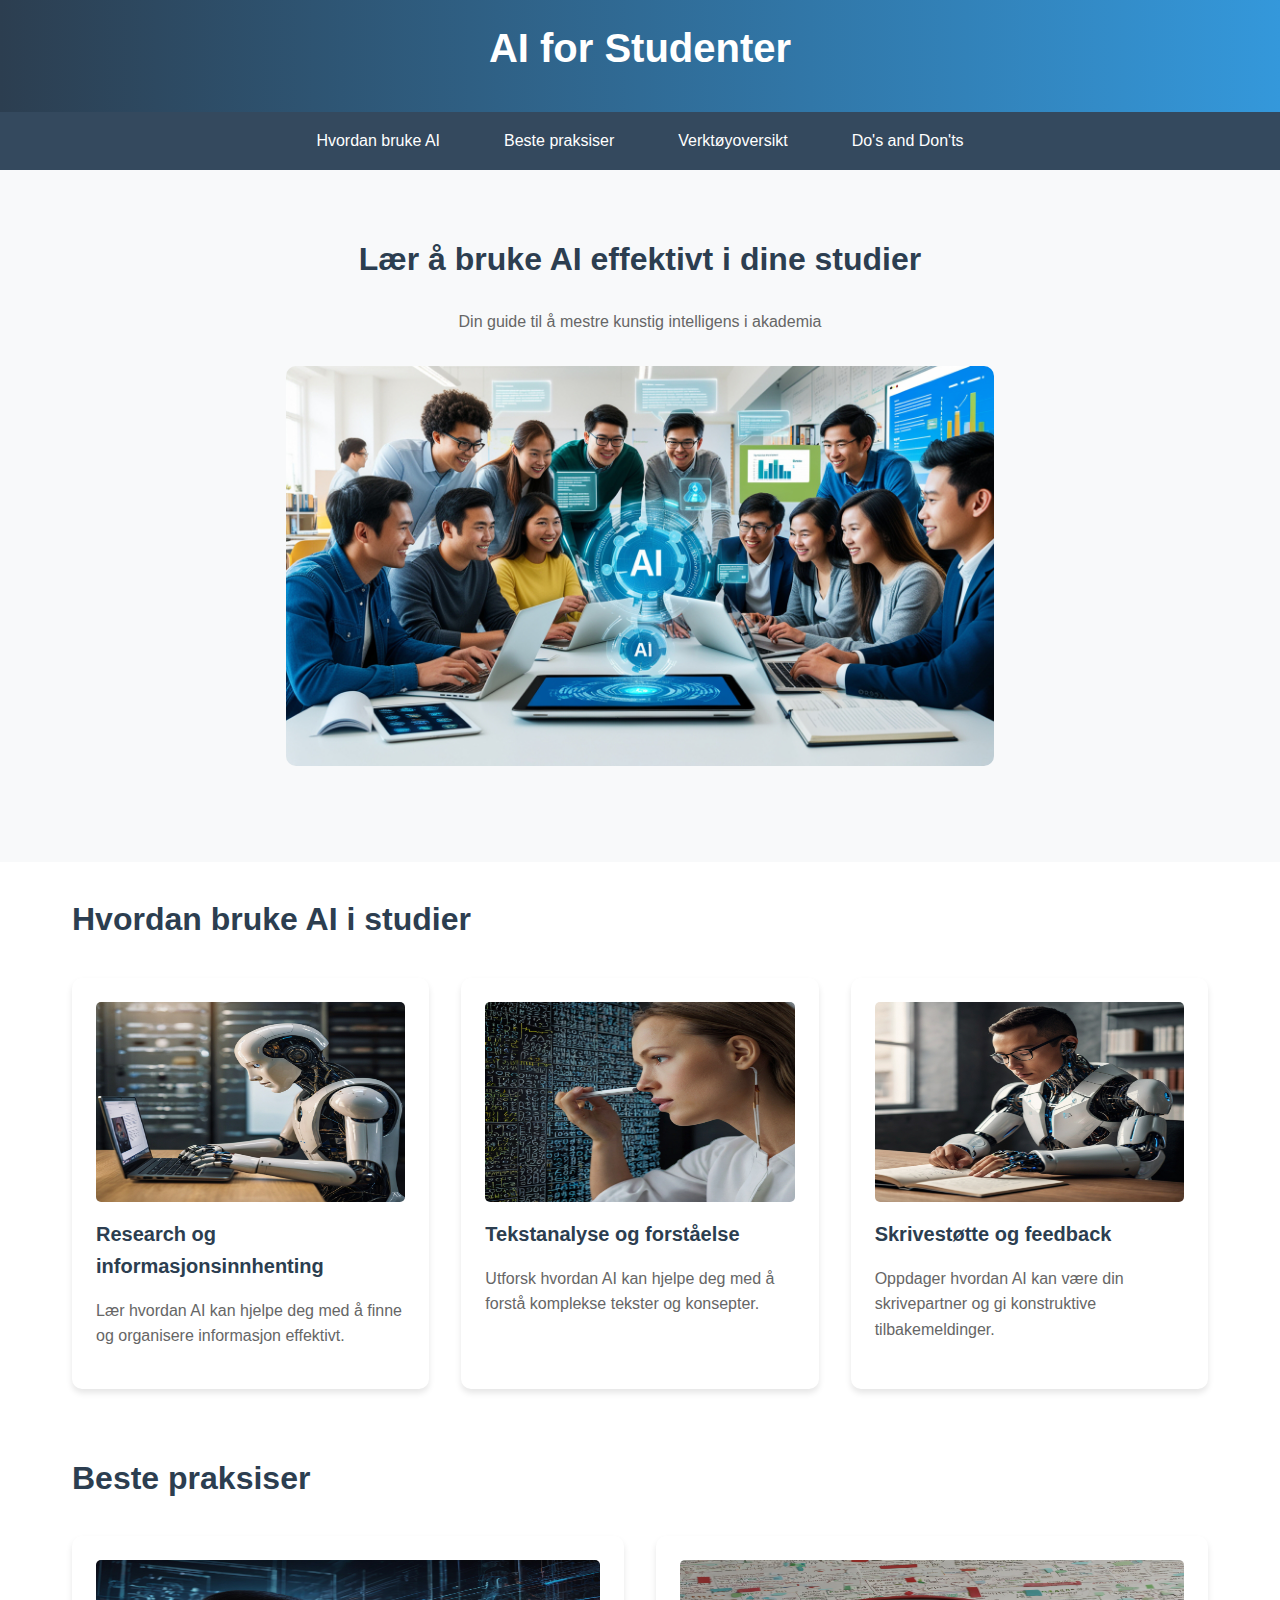
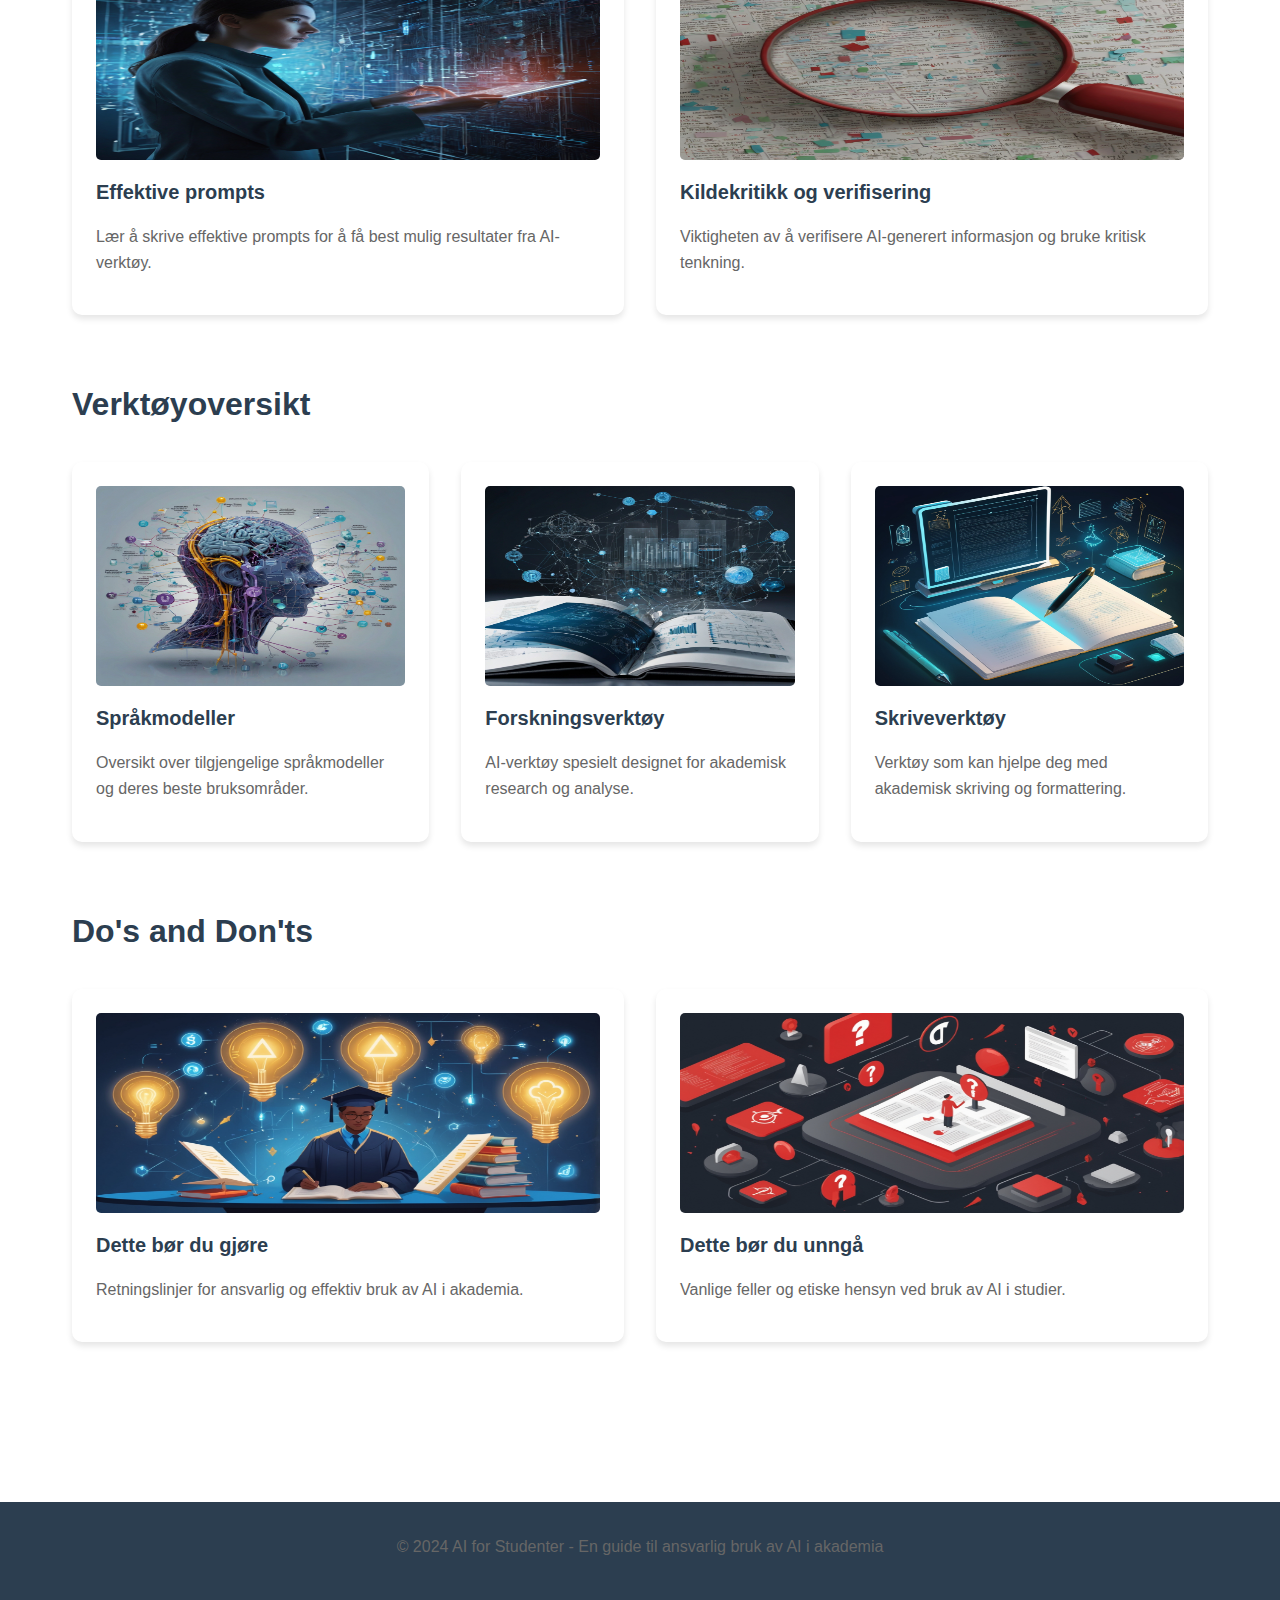
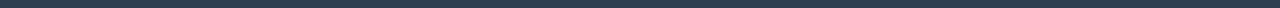
<file: index.html>
<!DOCTYPE html>
<html lang="no">
<head>
    <meta charset="UTF-8">
    <meta name="viewport" content="width=device-width, initial-scale=1.0">
    <title>AI for Studenter</title>
    <link rel="stylesheet" href="styles/style.css">
</head>
<body>
    <header>
        <h1>AI for Studenter</h1>
    </header>

    <nav>
        <ul>
            <li><a href="#bruk">Hvordan bruke AI</a></li>
            <li><a href="#praksis">Beste praksiser</a></li>
            <li><a href="#verktoy">Verktøyoversikt</a></li>
            <li><a href="#dosdonts">Do's and Don'ts</a></li>
        </ul>
    </nav>

    <div class="hero">
        <h2>Lær å bruke AI effektivt i dine studier</h2>
        <p>Din guide til å mestre kunstig intelligens i akademia</p>
        <img src="images/heroImage.jpg" alt="Students making use of AI to learn" class="hero-image">
    </div>

    <main>
        <section id="bruk" class="section">
            <h2>Hvordan bruke AI i studier</h2>
            <div class="card-grid">
                <div class="card">
                    <a href="pages/research.html" class="card-link">
                        <img class="card-image" src="images/Leonardo_Kino_XL_AI_helping_with_research_2.jpg"
                        alt="AI robot researching on a computer">
                        <h3>Research og informasjonsinnhenting</h3>
                    </a>
                    <p>Lær hvordan AI kan hjelpe deg med å finne og organisere informasjon effektivt.</p>
                </div>
                <div class="card">
                    <a href="pages/tekstanalyse.html" class="card-link">
                        <img class="card-image" src="images/Leonardo_Kino_XL_AI_Helping_with_analyzing_text_Showcasing_the_2.jpg">
                        <h3>Tekstanalyse og forståelse</h3>
                    </a>
                    <p>Utforsk hvordan AI kan hjelpe deg med å forstå komplekse tekster og konsepter.</p>
                </div>
                <div class="card">
                    <a href="pages/skrivestotte.html" class="card-link">
                        <img class="card-image" src="images/Leonardo_Kino_XL_AI_Helping_you_write_a_book_Showcasing_the_AI_2.jpg">
                        <h3>Skrivestøtte og feedback</h3>
                    </a>
                    <p>Oppdager hvordan AI kan være din skrivepartner og gi konstruktive tilbakemeldinger.</p>
                </div>
            </div>
        </section>

        <section id="praksis" class="section">
            <h2>Beste praksiser</h2>
            <div class="card-grid">
                <div class="card">
                    <a href="pages/prompts.html" class="card-link">
                        <img class="card-image" src="images/effektivePrompts.jpg">
                        <h3>Effektive prompts</h3>
                    </a>
                    <p>Lær å skrive effektive prompts for å få best mulig resultater fra AI-verktøy.</p>
                </div>
                <div class="card">
                    <a href="pages/kildekritikk.html" class="card-link">
                        <img class="card-image" src="images/kildeKritikk.jpg">
                        <h3>Kildekritikk og verifisering</h3>
                    </a>
                    <p>Viktigheten av å verifisere AI-generert informasjon og bruke kritisk tenkning.</p>
                </div>
            </div>
        </section>

        <section id="verktoy" class="section">
            <h2>Verktøyoversikt</h2>
            <div class="card-grid">
                <div class="card">
                    <a href="pages/sprakmodeller.html" class="card-link">
                        <img class="card-image" src="images/språkModeller.jpg">
                        <h3>Språkmodeller</h3>
                    </a>
                    <p>Oversikt over tilgjengelige språkmodeller og deres beste bruksområder.</p>
                </div>
                <div class="card">
                    <a href="pages/forskningsverktoy.html" class="card-link">
                        <img class="card-image" src="images/Leonardo_Kino_XL_An_abstract_image_of_AIdriven_research_tools_0.jpg">
                        <h3>Forskningsverktøy</h3>
                    </a>
                    <p>AI-verktøy spesielt designet for akademisk research og analyse.</p>
                </div>
                <div class="card">
                    <a href="pages/skriveverktoy.html" class="card-link">
                        <img class="card-image" src="images/skriveverktoy.jpg">
                        <h3>Skriveverktøy</h3>
                    </a>
                    <p>Verktøy som kan hjelpe deg med akademisk skriving og formattering.</p>
                </div>
            </div>
        </section>

        <section id="dosdonts" class="section">
            <h2>Do's and Don'ts</h2>
            <div class="card-grid">
                <div class="card">
                    <a href="pages/best-praksis.html" class="card-link">
                        <img class="card-image" src="images/godPraksis.jpg">
                        <h3>Dette bør du gjøre</h3>
                    </a>
                    <p>Retningslinjer for ansvarlig og effektiv bruk av AI i akademia.</p>
                </div>
                <div class="card">
                    <a href="pages/darlig-praksis.html" class="card-link">
                        <img class="card-image" src="images/badPraksis.jpg">
                        <h3>Dette bør du unngå</h3>
                    </a>
                    <p>Vanlige feller og etiske hensyn ved bruk av AI i studier.</p>
                </div>
            </div>
        </section>
    </main>

    <footer>
        <p>© 2024 AI for Studenter - En guide til ansvarlig bruk av AI i akademia</p>
    </footer>
</body>
</html>
</file>
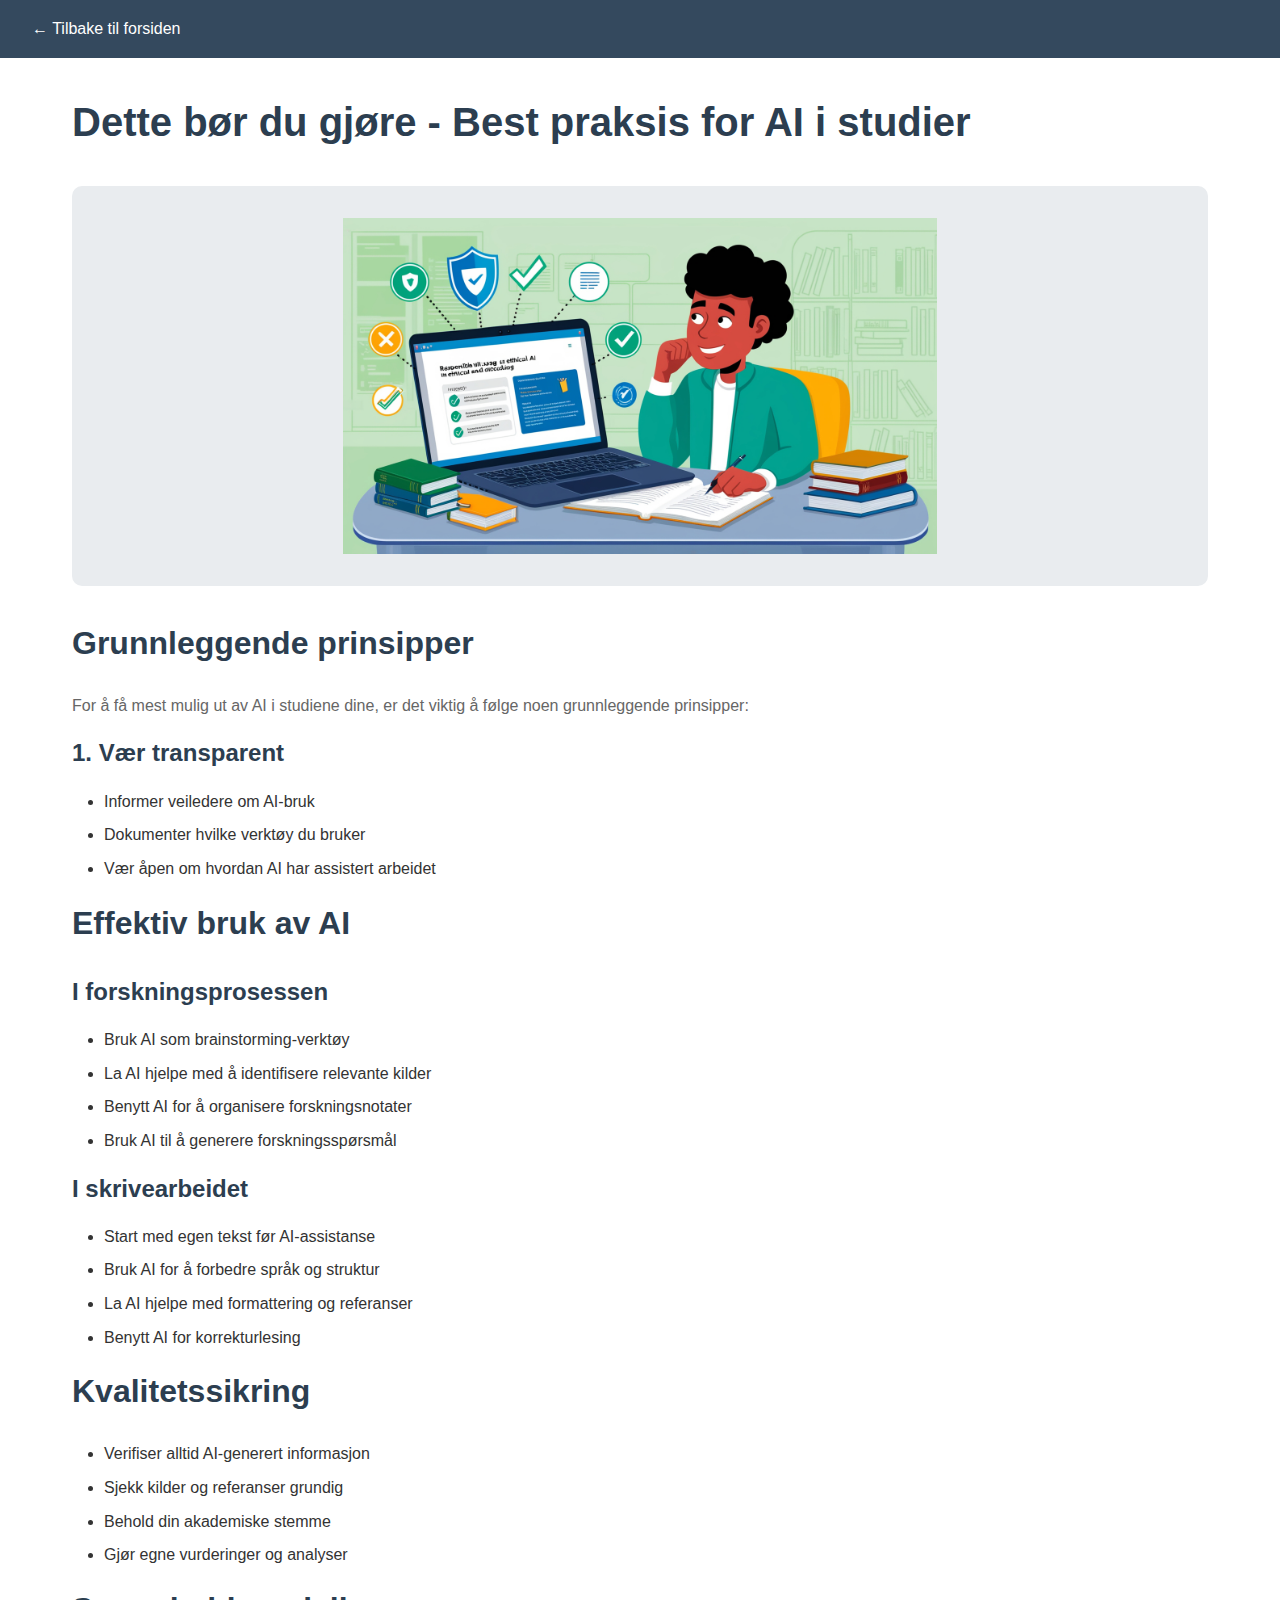
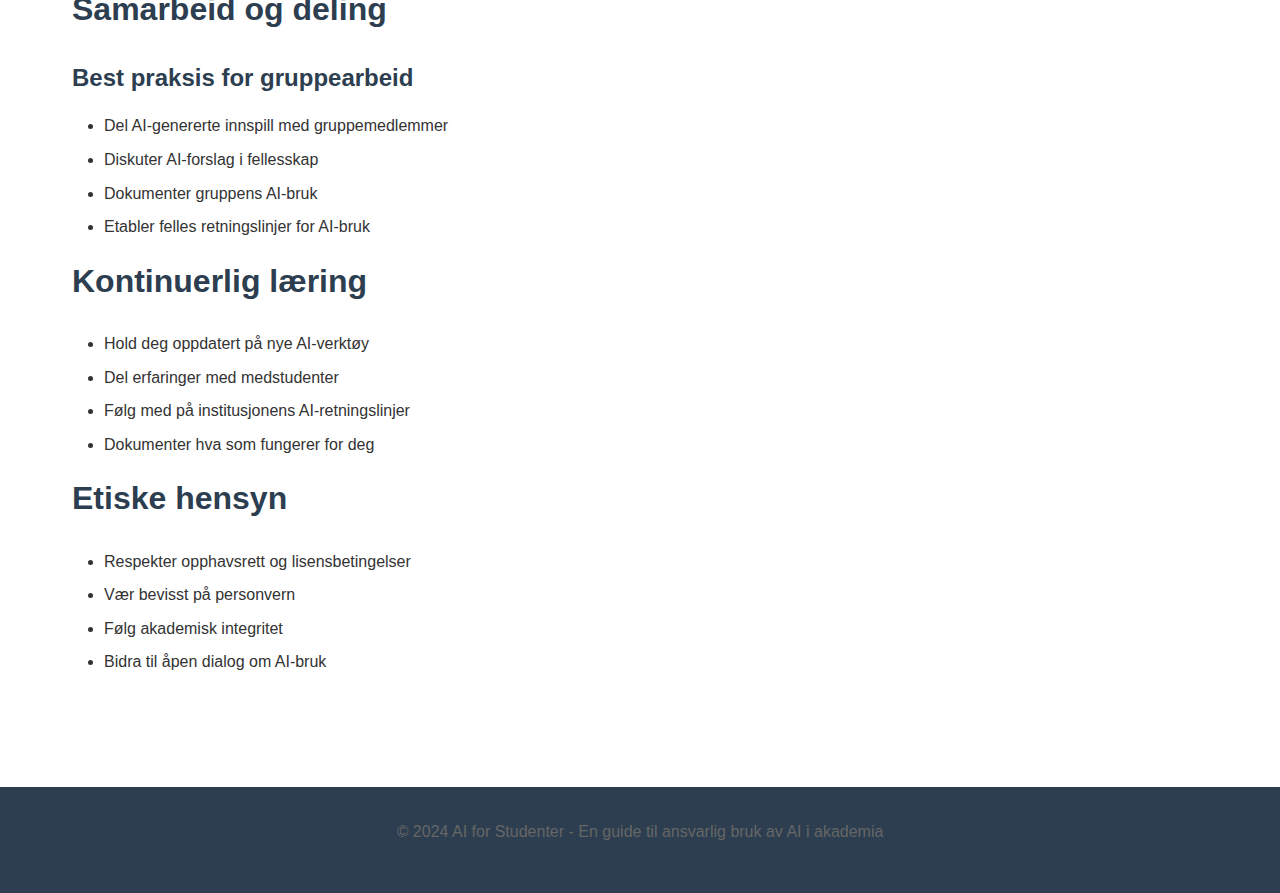
<file: pages/best-praksis.html>
<!DOCTYPE html>
<html lang="no">
<head>
    <meta charset="UTF-8">
    <meta name="viewport" content="width=device-width, initial-scale=1.0">
    <title>Dette bør du gjøre - AI for Studenter</title>
    <link rel="stylesheet" href="../styles/subpage.css">
</head>
<body>
    <header>
        <nav>
            <a href="../index.html">← Tilbake til forsiden</a>
        </nav>
    </header>
    
    <main class="article-content">
        <h1>Dette bør du gjøre - Best praksis for AI i studier</h1>
        
        <!-- Plasser et hero-bilde her som viser god AI-praksis -->
        <div class="hero-image">
            <img class="hero-image" src="../images/bestpraksisHero.jpg">
        </div>

        <section>
            <h2>Grunnleggende prinsipper</h2>
            <p>For å få mest mulig ut av AI i studiene dine, er det viktig å følge noen grunnleggende prinsipper:</p>
            <div class="principle-card">
                <h3>1. Vær transparent</h3>
                <ul>
                    <li>Informer veiledere om AI-bruk</li>
                    <li>Dokumenter hvilke verktøy du bruker</li>
                    <li>Vær åpen om hvordan AI har assistert arbeidet</li>
                </ul>
            </div>
        </section>

        <section>
            <h2>Effektiv bruk av AI</h2>
            <div class="practice-card">
                <h3>I forskningsprosessen</h3>
                <ul>
                    <li>Bruk AI som brainstorming-verktøy</li>
                    <li>La AI hjelpe med å identifisere relevante kilder</li>
                    <li>Benytt AI for å organisere forskningsnotater</li>
                    <li>Bruk AI til å generere forskningsspørsmål</li>
                </ul>
            </div>

            <div class="practice-card">
                <h3>I skrivearbeidet</h3>
                <ul>
                    <li>Start med egen tekst før AI-assistanse</li>
                    <li>Bruk AI for å forbedre språk og struktur</li>
                    <li>La AI hjelpe med formattering og referanser</li>
                    <li>Benytt AI for korrekturlesing</li>
                </ul>
            </div>
        </section>

        <section>
            <h2>Kvalitetssikring</h2>
            <ul>
                <li>Verifiser alltid AI-generert informasjon</li>
                <li>Sjekk kilder og referanser grundig</li>
                <li>Behold din akademiske stemme</li>
                <li>Gjør egne vurderinger og analyser</li>
            </ul>
        </section>

        <section>
            <h2>Samarbeid og deling</h2>
            <div class="collaboration-tips">
                <h3>Best praksis for gruppearbeid</h3>
                <ul>
                    <li>Del AI-genererte innspill med gruppemedlemmer</li>
                    <li>Diskuter AI-forslag i fellesskap</li>
                    <li>Dokumenter gruppens AI-bruk</li>
                    <li>Etabler felles retningslinjer for AI-bruk</li>
                </ul>
            </div>
        </section>

        <section>
            <h2>Kontinuerlig læring</h2>
            <ul>
                <li>Hold deg oppdatert på nye AI-verktøy</li>
                <li>Del erfaringer med medstudenter</li>
                <li>Følg med på institusjonens AI-retningslinjer</li>
                <li>Dokumenter hva som fungerer for deg</li>
            </ul>
        </section>

        <section>
            <h2>Etiske hensyn</h2>
            <ul>
                <li>Respekter opphavsrett og lisensbetingelser</li>
                <li>Vær bevisst på personvern</li>
                <li>Følg akademisk integritet</li>
                <li>Bidra til åpen dialog om AI-bruk</li>
            </ul>
        </section>
    </main>

    <footer>
        <p>© 2024 AI for Studenter - En guide til ansvarlig bruk av AI i akademia</p>
    </footer>
</body>
</html>
</file>
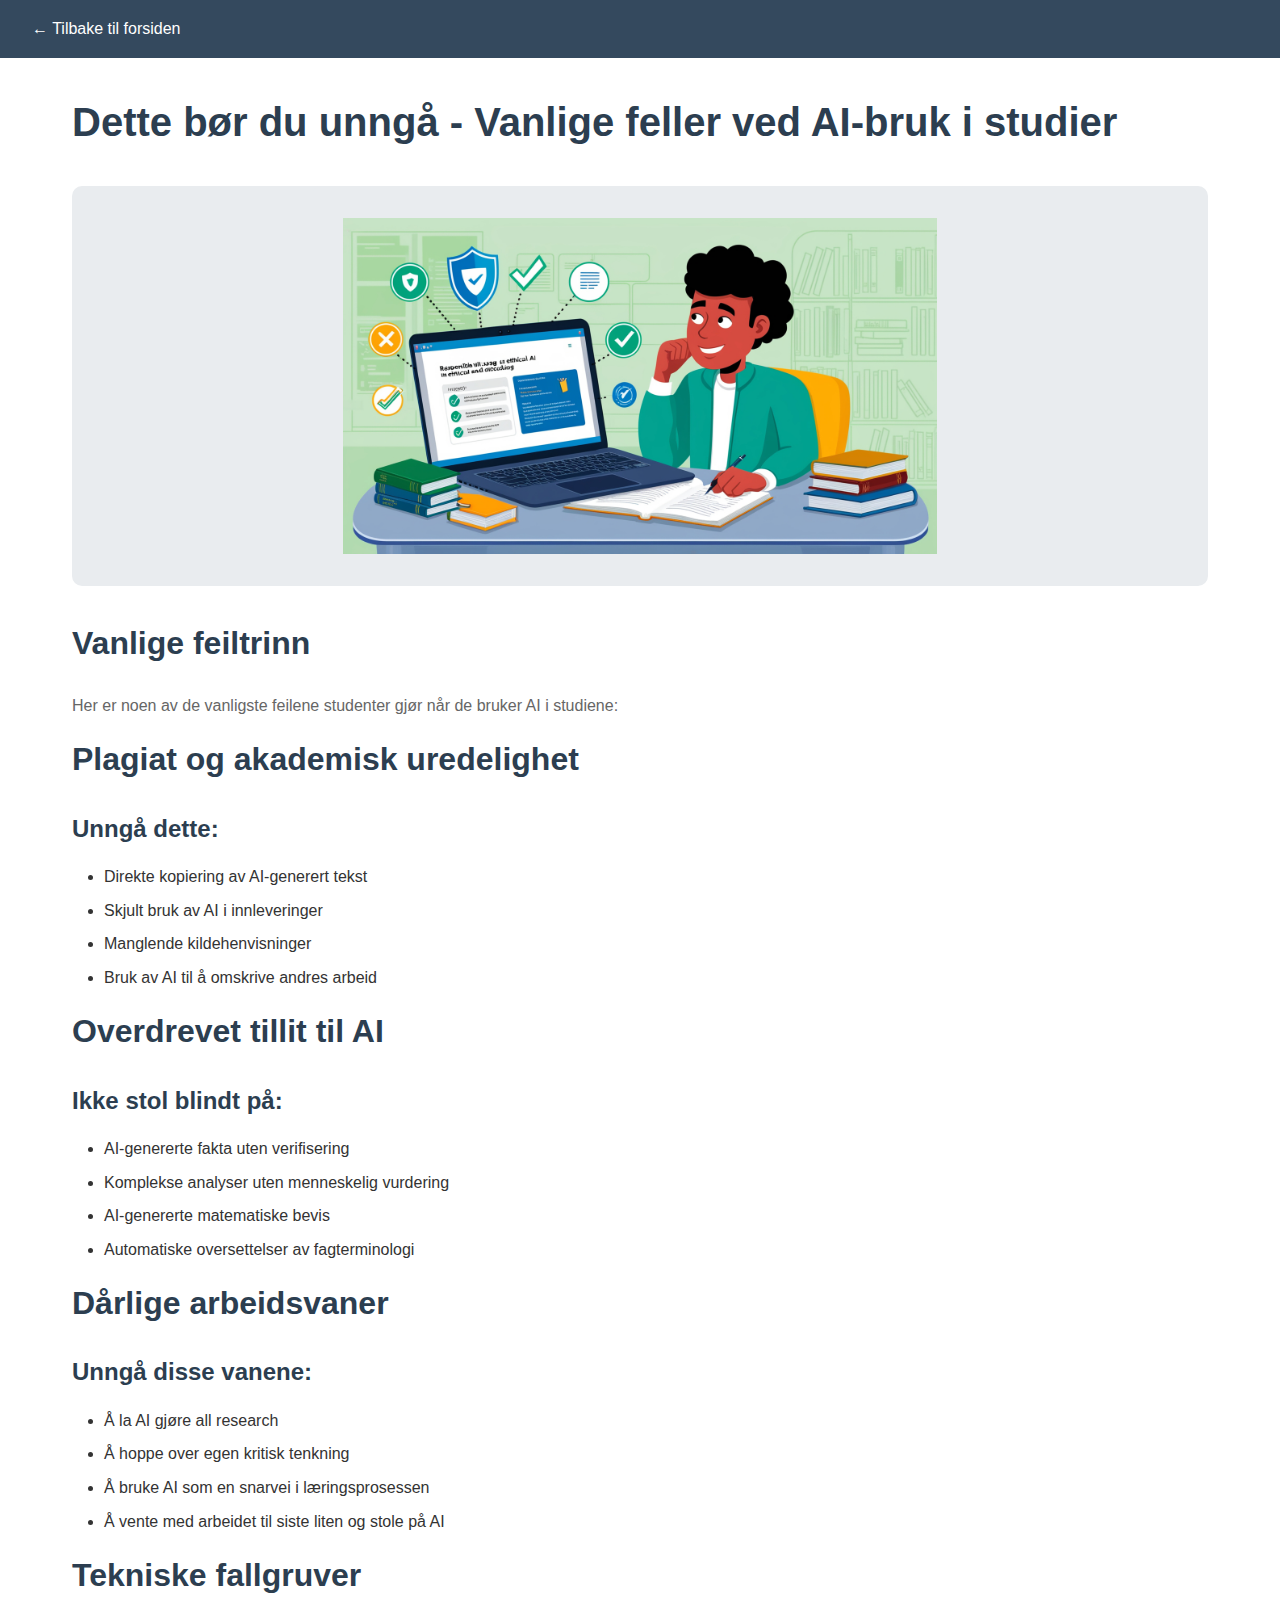
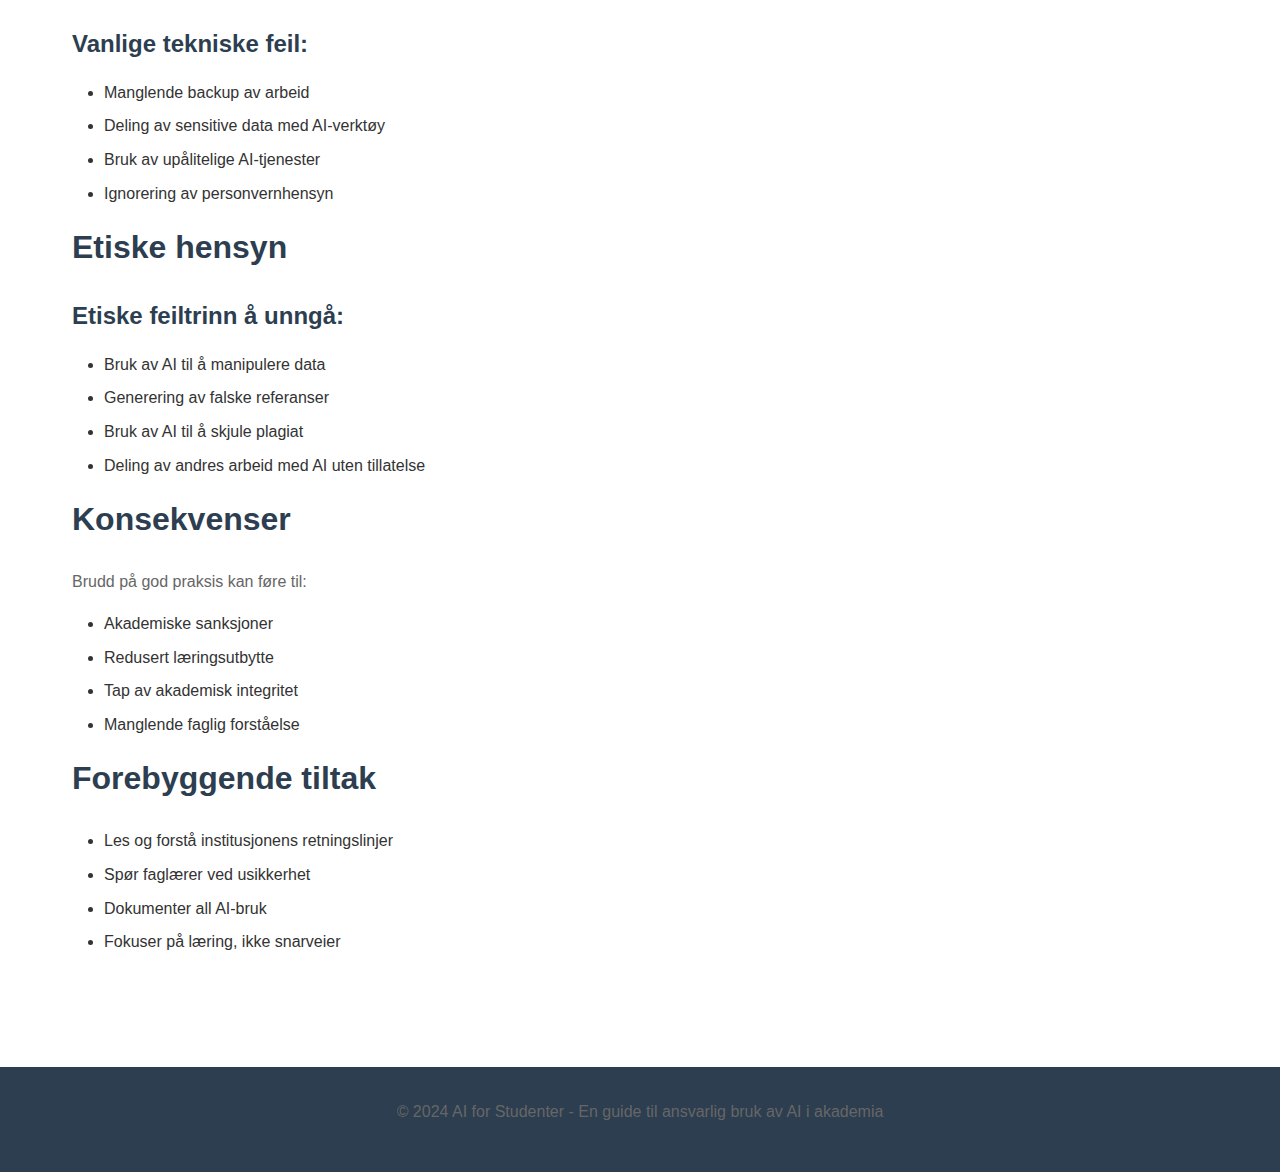
<file: pages/darlig-praksis.html>
<!DOCTYPE html>
<html lang="no">
<head>
    <meta charset="UTF-8">
    <meta name="viewport" content="width=device-width, initial-scale=1.0">
    <title>Dette bør du unngå - AI for Studenter</title>
    <link rel="stylesheet" href="../styles/subpage.css">
</head>
<body>
    <header>
        <nav>
            <a href="../index.html">← Tilbake til forsiden</a>
        </nav>
    </header>
    
    <main class="article-content">
        <h1>Dette bør du unngå - Vanlige feller ved AI-bruk i studier</h1>
        
        <!-- Plasser et hero-bilde her som illustrerer dårlig AI-praksis -->
        <div class="hero-image">
            <img class="hero-image" src="../images/bestpraksisHero.jpg">
        </div>

        <section>
            <h2>Vanlige feiltrinn</h2>
            <p>Her er noen av de vanligste feilene studenter gjør når de bruker AI i studiene:</p>
        </section>

        <section>
            <h2>Plagiat og akademisk uredelighet</h2>
            <div class="warning-card">
                <h3>Unngå dette:</h3>
                <ul>
                    <li>Direkte kopiering av AI-generert tekst</li>
                    <li>Skjult bruk av AI i innleveringer</li>
                    <li>Manglende kildehenvisninger</li>
                    <li>Bruk av AI til å omskrive andres arbeid</li>
                </ul>
            </div>
        </section>

        <section>
            <h2>Overdrevet tillit til AI</h2>
            <div class="warning-card">
                <h3>Ikke stol blindt på:</h3>
                <ul>
                    <li>AI-genererte fakta uten verifisering</li>
                    <li>Komplekse analyser uten menneskelig vurdering</li>
                    <li>AI-genererte matematiske bevis</li>
                    <li>Automatiske oversettelser av fagterminologi</li>
                </ul>
            </div>
        </section>

        <section>
            <h2>Dårlige arbeidsvaner</h2>
            <div class="practice-card">
                <h3>Unngå disse vanene:</h3>
                <ul>
                    <li>Å la AI gjøre all research</li>
                    <li>Å hoppe over egen kritisk tenkning</li>
                    <li>Å bruke AI som en snarvei i læringsprosessen</li>
                    <li>Å vente med arbeidet til siste liten og stole på AI</li>
                </ul>
            </div>
        </section>

        <section>
            <h2>Tekniske fallgruver</h2>
            <div class="technical-card">
                <h3>Vanlige tekniske feil:</h3>
                <ul>
                    <li>Manglende backup av arbeid</li>
                    <li>Deling av sensitive data med AI-verktøy</li>
                    <li>Bruk av upålitelige AI-tjenester</li>
                    <li>Ignorering av personvernhensyn</li>
                </ul>
            </div>
        </section>

        <section>
            <h2>Etiske hensyn</h2>
            <div class="ethics-card">
                <h3>Etiske feiltrinn å unngå:</h3>
                <ul>
                    <li>Bruk av AI til å manipulere data</li>
                    <li>Generering av falske referanser</li>
                    <li>Bruk av AI til å skjule plagiat</li>
                    <li>Deling av andres arbeid med AI uten tillatelse</li>
                </ul>
            </div>
        </section>

        <section>
            <h2>Konsekvenser</h2>
            <p>Brudd på god praksis kan føre til:</p>
            <ul>
                <li>Akademiske sanksjoner</li>
                <li>Redusert læringsutbytte</li>
                <li>Tap av akademisk integritet</li>
                <li>Manglende faglig forståelse</li>
            </ul>
        </section>

        <section>
            <h2>Forebyggende tiltak</h2>
            <ul>
                <li>Les og forstå institusjonens retningslinjer</li>
                <li>Spør faglærer ved usikkerhet</li>
                <li>Dokumenter all AI-bruk</li>
                <li>Fokuser på læring, ikke snarveier</li>
            </ul>
        </section>
    </main>

    <footer>
        <p>© 2024 AI for Studenter - En guide til ansvarlig bruk av AI i akademia
</file>
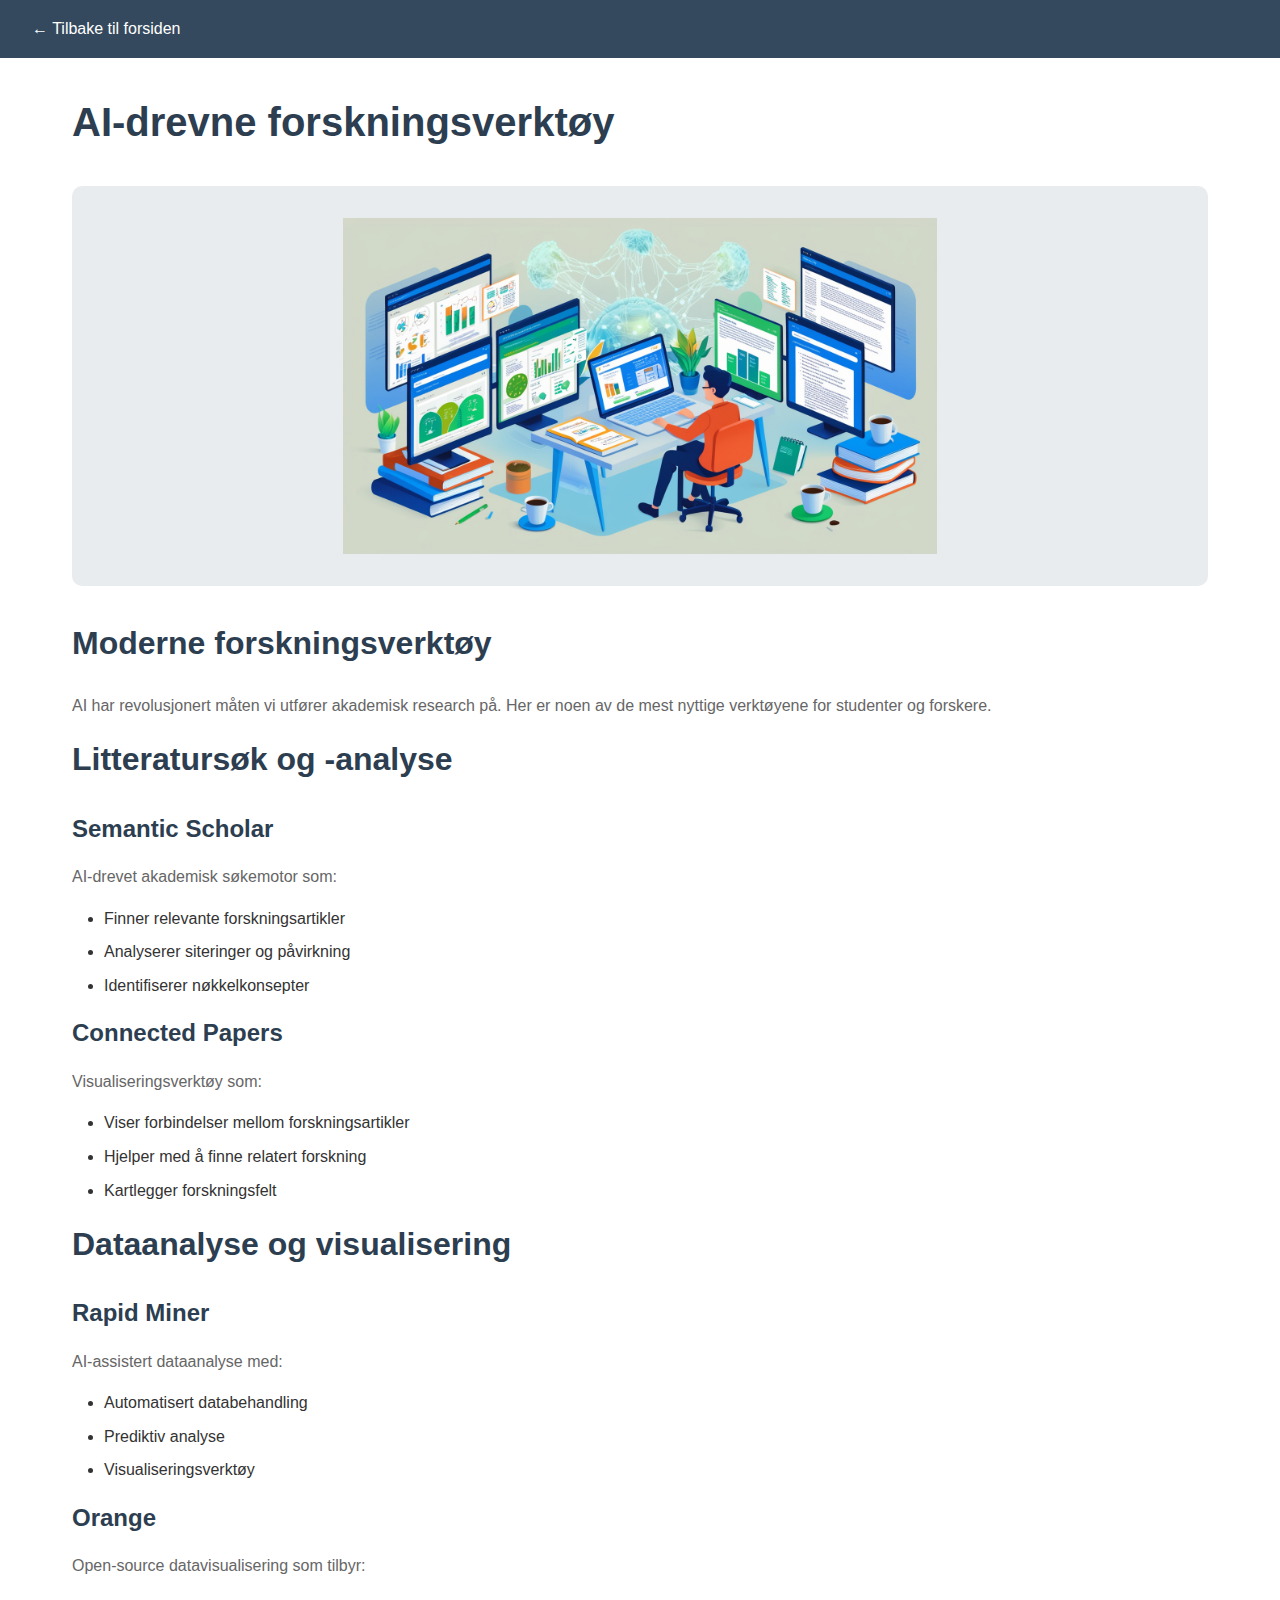
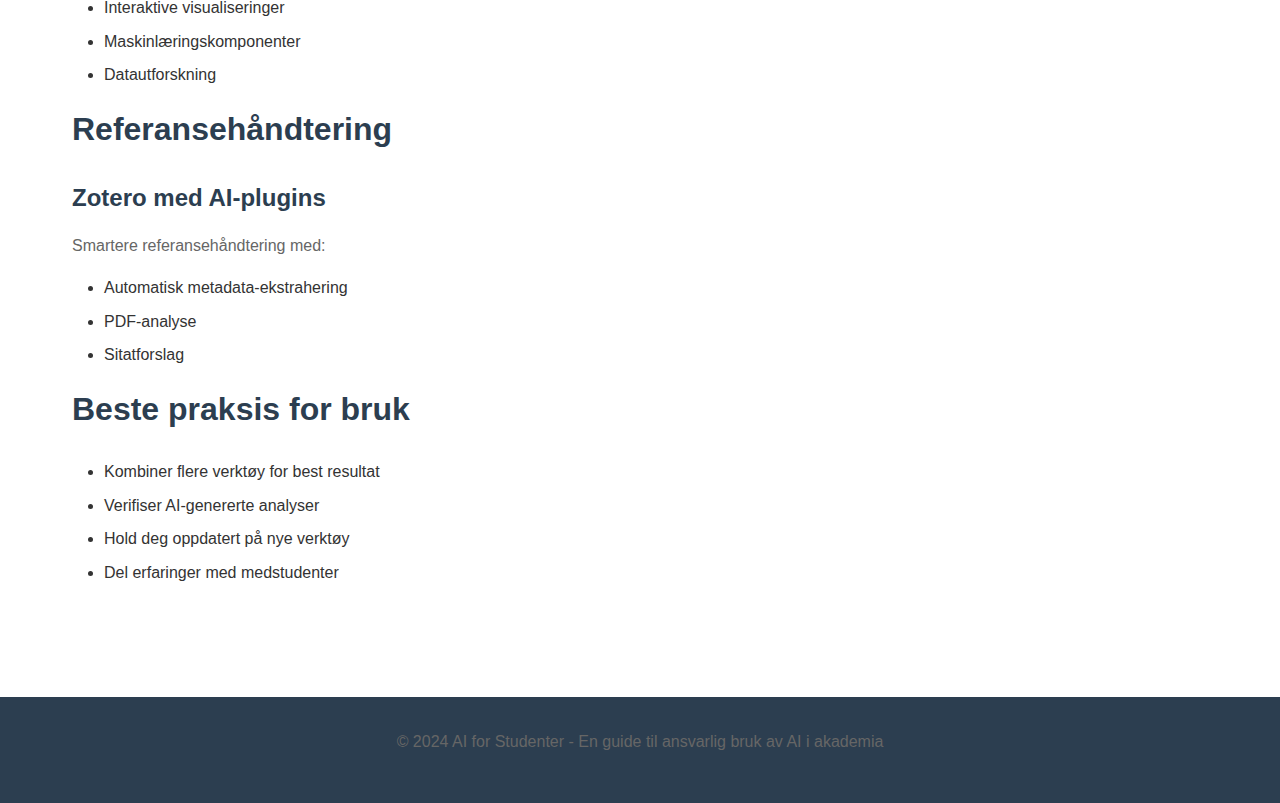
<file: pages/forskningsverktoy.html>
<!DOCTYPE html>
<html lang="no">
<head>
    <meta charset="UTF-8">
    <meta name="viewport" content="width=device-width, initial-scale=1.0">
    <title>Forskningsverktøy - AI for Studenter</title>
    <link rel="stylesheet" href="../styles/subpage.css">
</head>
<body>
    <header>
        <nav>
            <a href="../index.html">← Tilbake til forsiden</a>
        </nav>
    </header>
    
    <main class="article-content">
        <h1>AI-drevne forskningsverktøy</h1>
        
        <!-- Plasser et hero-bilde her som viser forskningsverktøy i bruk -->
        <div class="hero-image">
            <img class="hero-image" src="../images/forskningsverktoyHero.jpg">
        </div>

        <section>
            <h2>Moderne forskningsverktøy</h2>
            <p>AI har revolusjonert måten vi utfører akademisk research på. Her er noen av de mest nyttige verktøyene for studenter og forskere.</p>
        </section>

        <section>
            <h2>Litteratursøk og -analyse</h2>
            <div class="tool-card">
                <h3>Semantic Scholar</h3>
                <p>AI-drevet akademisk søkemotor som:</p>
                <ul>
                    <li>Finner relevante forskningsartikler</li>
                    <li>Analyserer siteringer og påvirkning</li>
                    <li>Identifiserer nøkkelkonsepter</li>
                </ul>
            </div>

            <div class="tool-card">
                <h3>Connected Papers</h3>
                <p>Visualiseringsverktøy som:</p>
                <ul>
                    <li>Viser forbindelser mellom forskningsartikler</li>
                    <li>Hjelper med å finne relatert forskning</li>
                    <li>Kartlegger forskningsfelt</li>
                </ul>
            </div>
        </section>

        <section>
            <h2>Dataanalyse og visualisering</h2>
            <div class="tool-card">
                <h3>Rapid Miner</h3>
                <p>AI-assistert dataanalyse med:</p>
                <ul>
                    <li>Automatisert databehandling</li>
                    <li>Prediktiv analyse</li>
                    <li>Visualiseringsverktøy</li>
                </ul>
            </div>

            <div class="tool-card">
                <h3>Orange</h3>
                <p>Open-source datavisualisering som tilbyr:</p>
                <ul>
                    <li>Interaktive visualiseringer</li>
                    <li>Maskinlæringskomponenter</li>
                    <li>Datautforskning</li>
                </ul>
            </div>
        </section>

        <section>
            <h2>Referansehåndtering</h2>
            <div class="tool-card">
                <h3>Zotero med AI-plugins</h3>
                <p>Smartere referansehåndtering med:</p>
                <ul>
                    <li>Automatisk metadata-ekstrahering</li>
                    <li>PDF-analyse</li>
                    <li>Sitatforslag</li>
                </ul>
            </div>
        </section>

        <section>
            <h2>Beste praksis for bruk</h2>
            <ul>
                <li>Kombiner flere verktøy for best resultat</li>
                <li>Verifiser AI-genererte analyser</li>
                <li>Hold deg oppdatert på nye verktøy</li>
                <li>Del erfaringer med medstudenter</li>
            </ul>
        </section>
    </main>

    <footer>
        <p>© 2024 AI for Studenter - En guide til ansvarlig bruk av AI i akademia</p>
    </footer>
</body>
</html>
</file>
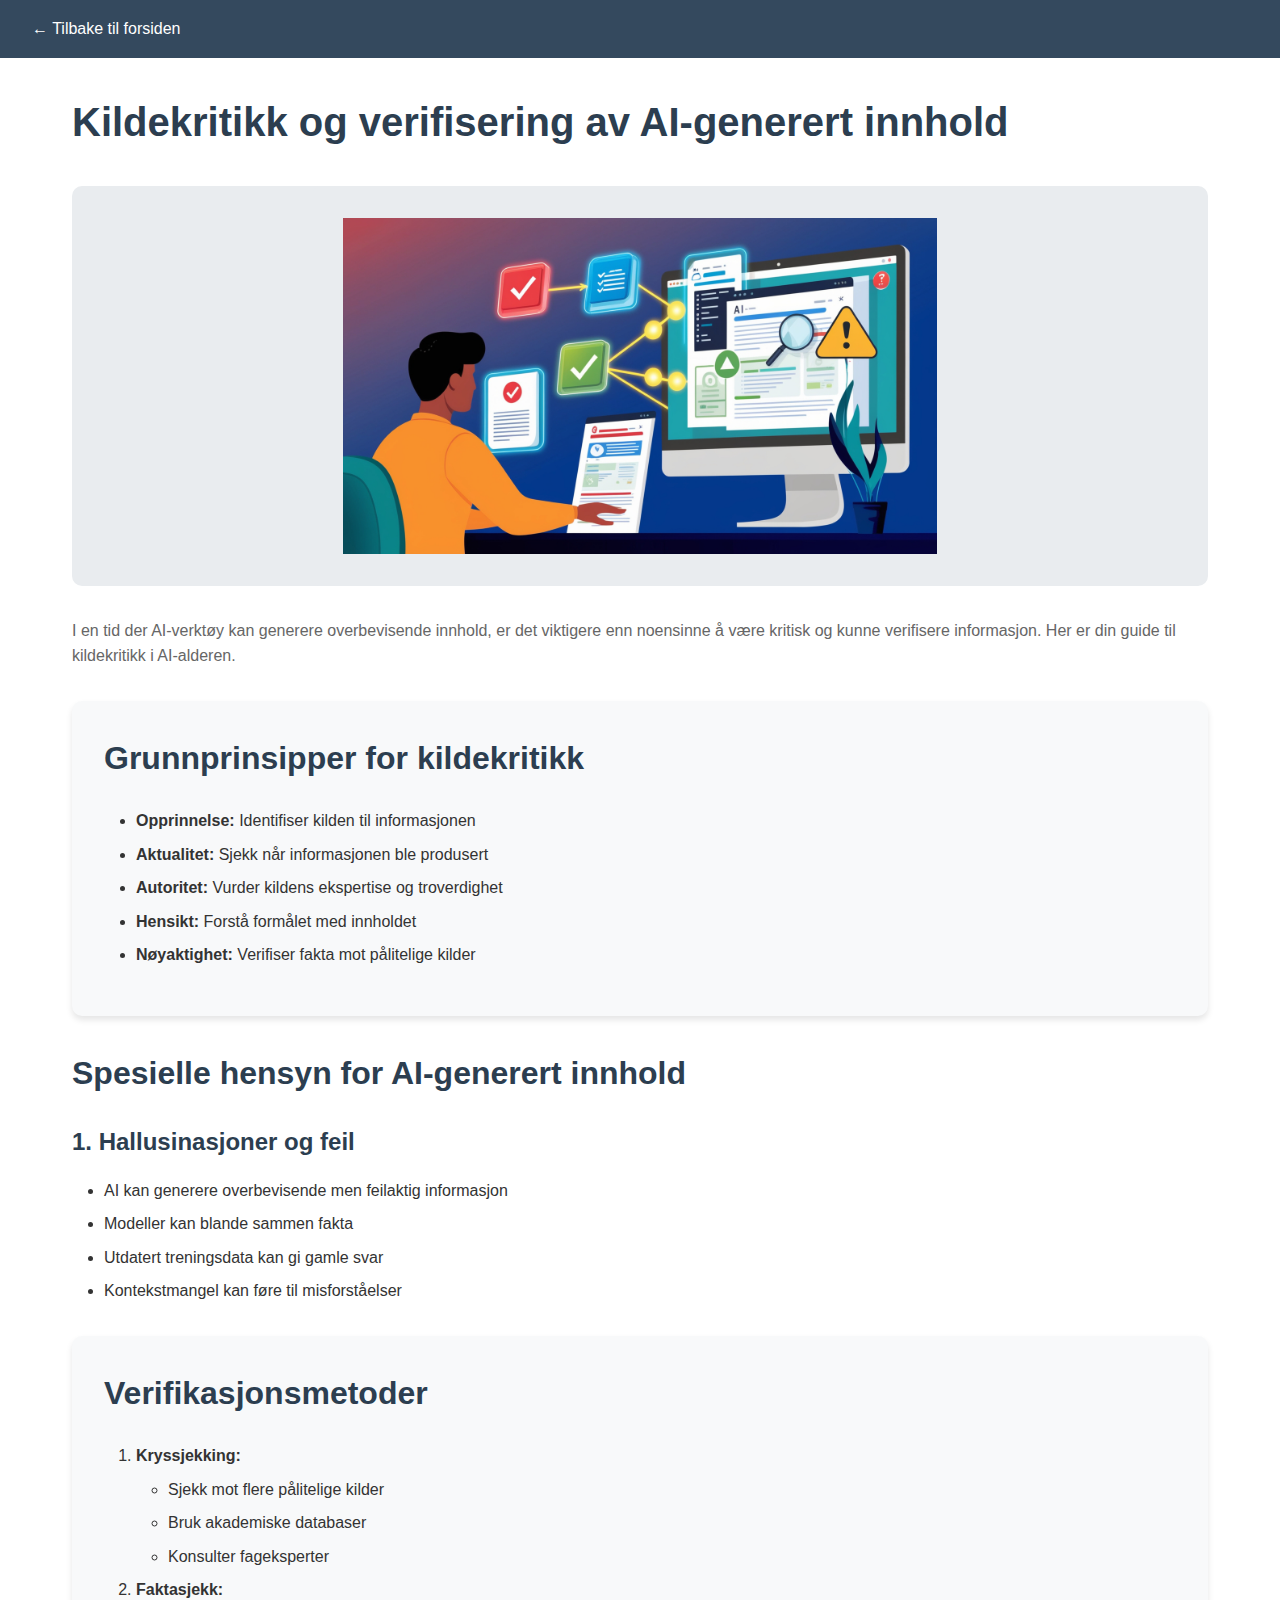
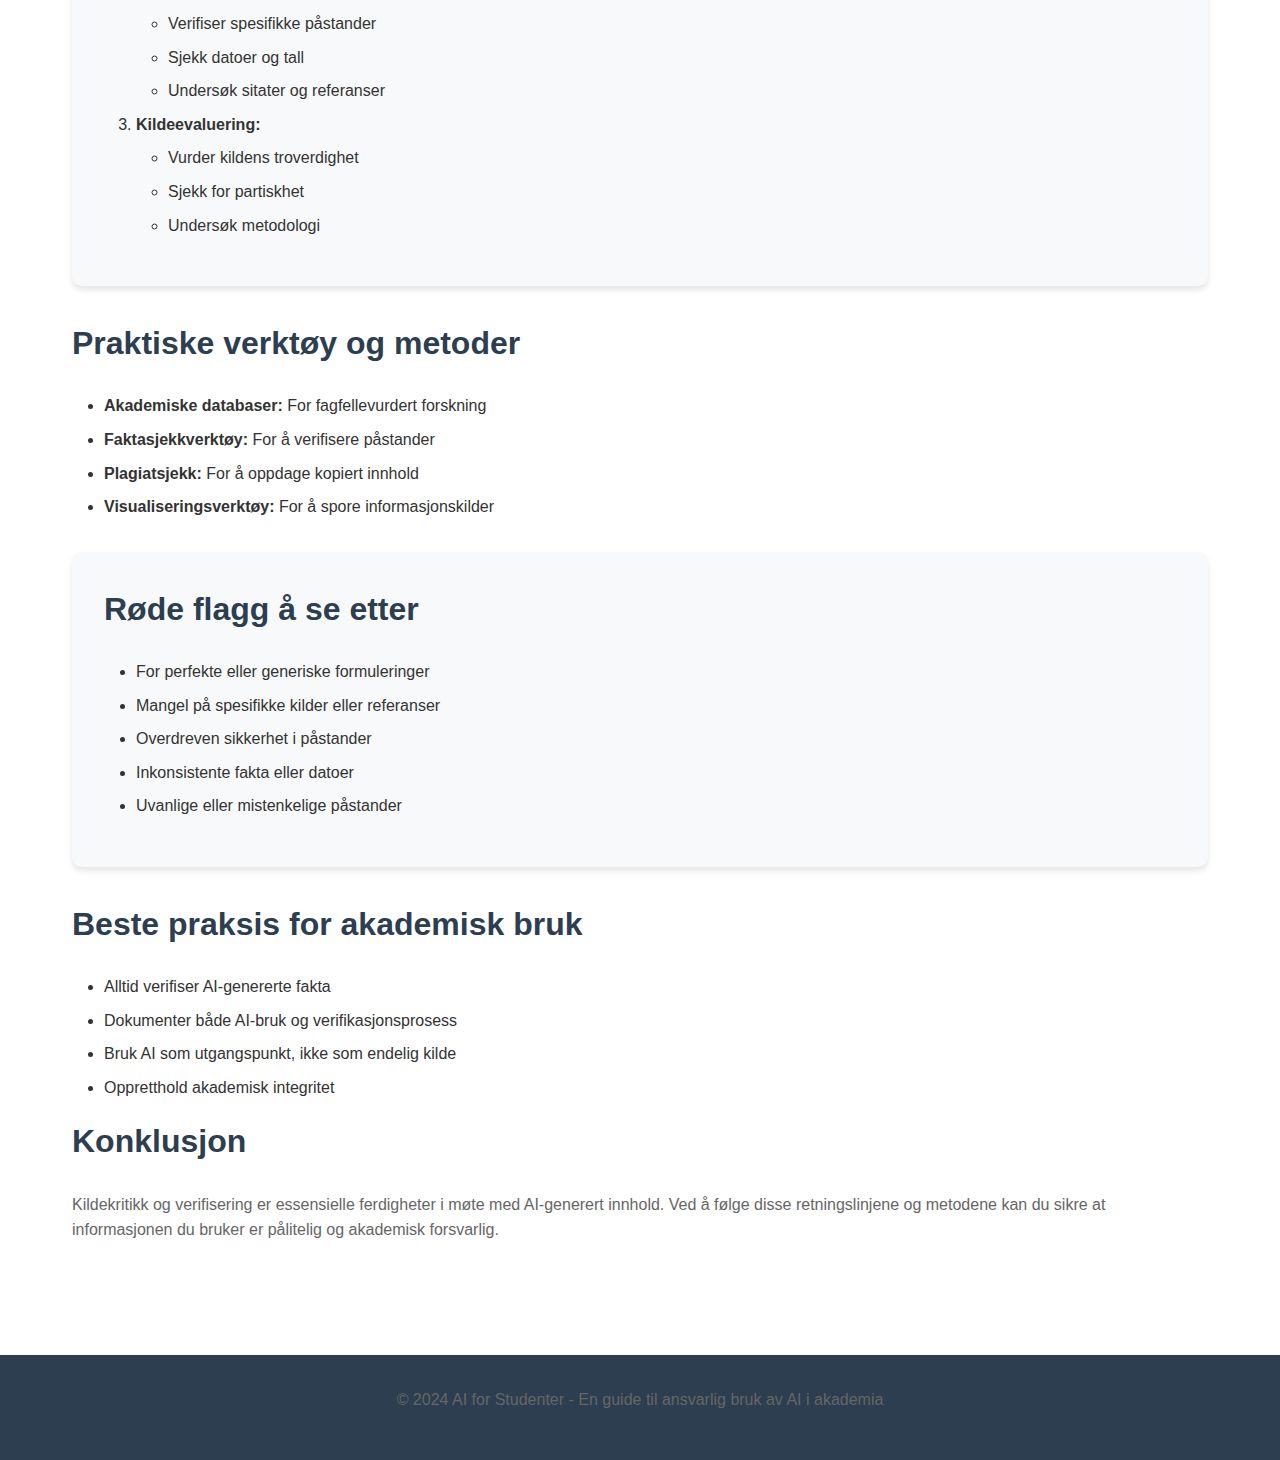
<file: pages/kildekritikk.html>
<!DOCTYPE html>
<html lang="no">
<head>
    <meta charset="UTF-8">
    <meta name="viewport" content="width=device-width, initial-scale=1.0">
    <title>Kildekritikk og verifisering - AI for Studenter</title>
    <link rel="stylesheet" href="../styles/subpage.css">
</head>
<body>
    <nav>
        <a href="../index.html">← Tilbake til forsiden</a>
    </nav>

    <main>
        <h1>Kildekritikk og verifisering av AI-generert innhold</h1>

        <div class="hero-image">
            <img class="hero-image" src="../images/kildekritikkHero.jpg">
        </div>

        <p>I en tid der AI-verktøy kan generere overbevisende innhold, er det viktigere enn noensinne å være kritisk og kunne verifisere informasjon. Her er din guide til kildekritikk i AI-alderen.</p>

        <div class="tips-section">
            <h2>Grunnprinsipper for kildekritikk</h2>
            <ul>
                <li><strong>Opprinnelse:</strong> Identifiser kilden til informasjonen</li>
                <li><strong>Aktualitet:</strong> Sjekk når informasjonen ble produsert</li>
                <li><strong>Autoritet:</strong> Vurder kildens ekspertise og troverdighet</li>
                <li><strong>Hensikt:</strong> Forstå formålet med innholdet</li>
                <li><strong>Nøyaktighet:</strong> Verifiser fakta mot pålitelige kilder</li>
            </ul>
        </div>

        <h2>Spesielle hensyn for AI-generert innhold</h2>
        
        <h3>1. Hallusinasjoner og feil</h3>
        <ul>
            <li>AI kan generere overbevisende men feilaktig informasjon</li>
            <li>Modeller kan blande sammen fakta</li>
            <li>Utdatert treningsdata kan gi gamle svar</li>
            <li>Kontekstmangel kan føre til misforståelser</li>
        </ul>

        <div class="tips-section">
            <h2>Verifikasjonsmetoder</h2>
            <ol>
                <li><strong>Kryssjekking:</strong>
                    <ul>
                        <li>Sjekk mot flere pålitelige kilder</li>
                        <li>Bruk akademiske databaser</li>
                        <li>Konsulter fageksperter</li>
                    </ul>
                </li>
                <li><strong>Faktasjekk:</strong>
                    <ul>
                        <li>Verifiser spesifikke påstander</li>
                        <li>Sjekk datoer og tall</li>
                        <li>Undersøk sitater og referanser</li>
                    </ul>
                </li>
                <li><strong>Kildeevaluering:</strong>
                    <ul>
                        <li>Vurder kildens troverdighet</li>
                        <li>Sjekk for partiskhet</li>
                        <li>Undersøk metodologi</li>
                    </ul>
                </li>
            </ol>
        </div>

        <h2>Praktiske verktøy og metoder</h2>
        <ul>
            <li><strong>Akademiske databaser:</strong> For fagfellevurdert forskning</li>
            <li><strong>Faktasjekkverktøy:</strong> For å verifisere påstander</li>
            <li><strong>Plagiatsjekk:</strong> For å oppdage kopiert innhold</li>
            <li><strong>Visualiseringsverktøy:</strong> For å spore informasjonskilder</li>
        </ul>

        <div class="tips-section">
            <h2>Røde flagg å se etter</h2>
            <ul>
                <li>For perfekte eller generiske formuleringer</li>
                <li>Mangel på spesifikke kilder eller referanser</li>
                <li>Overdreven sikkerhet i påstander</li>
                <li>Inkonsistente fakta eller datoer</li>
                <li>Uvanlige eller mistenkelige påstander</li>
            </ul>
        </div>

        <h2>Beste praksis for akademisk bruk</h2>
        <ul>
            <li>Alltid verifiser AI-genererte fakta</li>
            <li>Dokumenter både AI-bruk og verifikasjonsprosess</li>
            <li>Bruk AI som utgangspunkt, ikke som endelig kilde</li>
            <li>Oppretthold akademisk integritet</li>
        </ul>

        <h2>Konklusjon</h2>
        <p>Kildekritikk og verifisering er essensielle ferdigheter i møte med AI-generert innhold. Ved å følge disse retningslinjene og metodene kan du sikre at informasjonen du bruker er pålitelig og akademisk forsvarlig.</p>
    </main>

    <footer>
        <p>© 2024 AI for Studenter - En guide til ansvarlig bruk av AI i akademia</p>
    </footer>
</body>
</html>
</file>
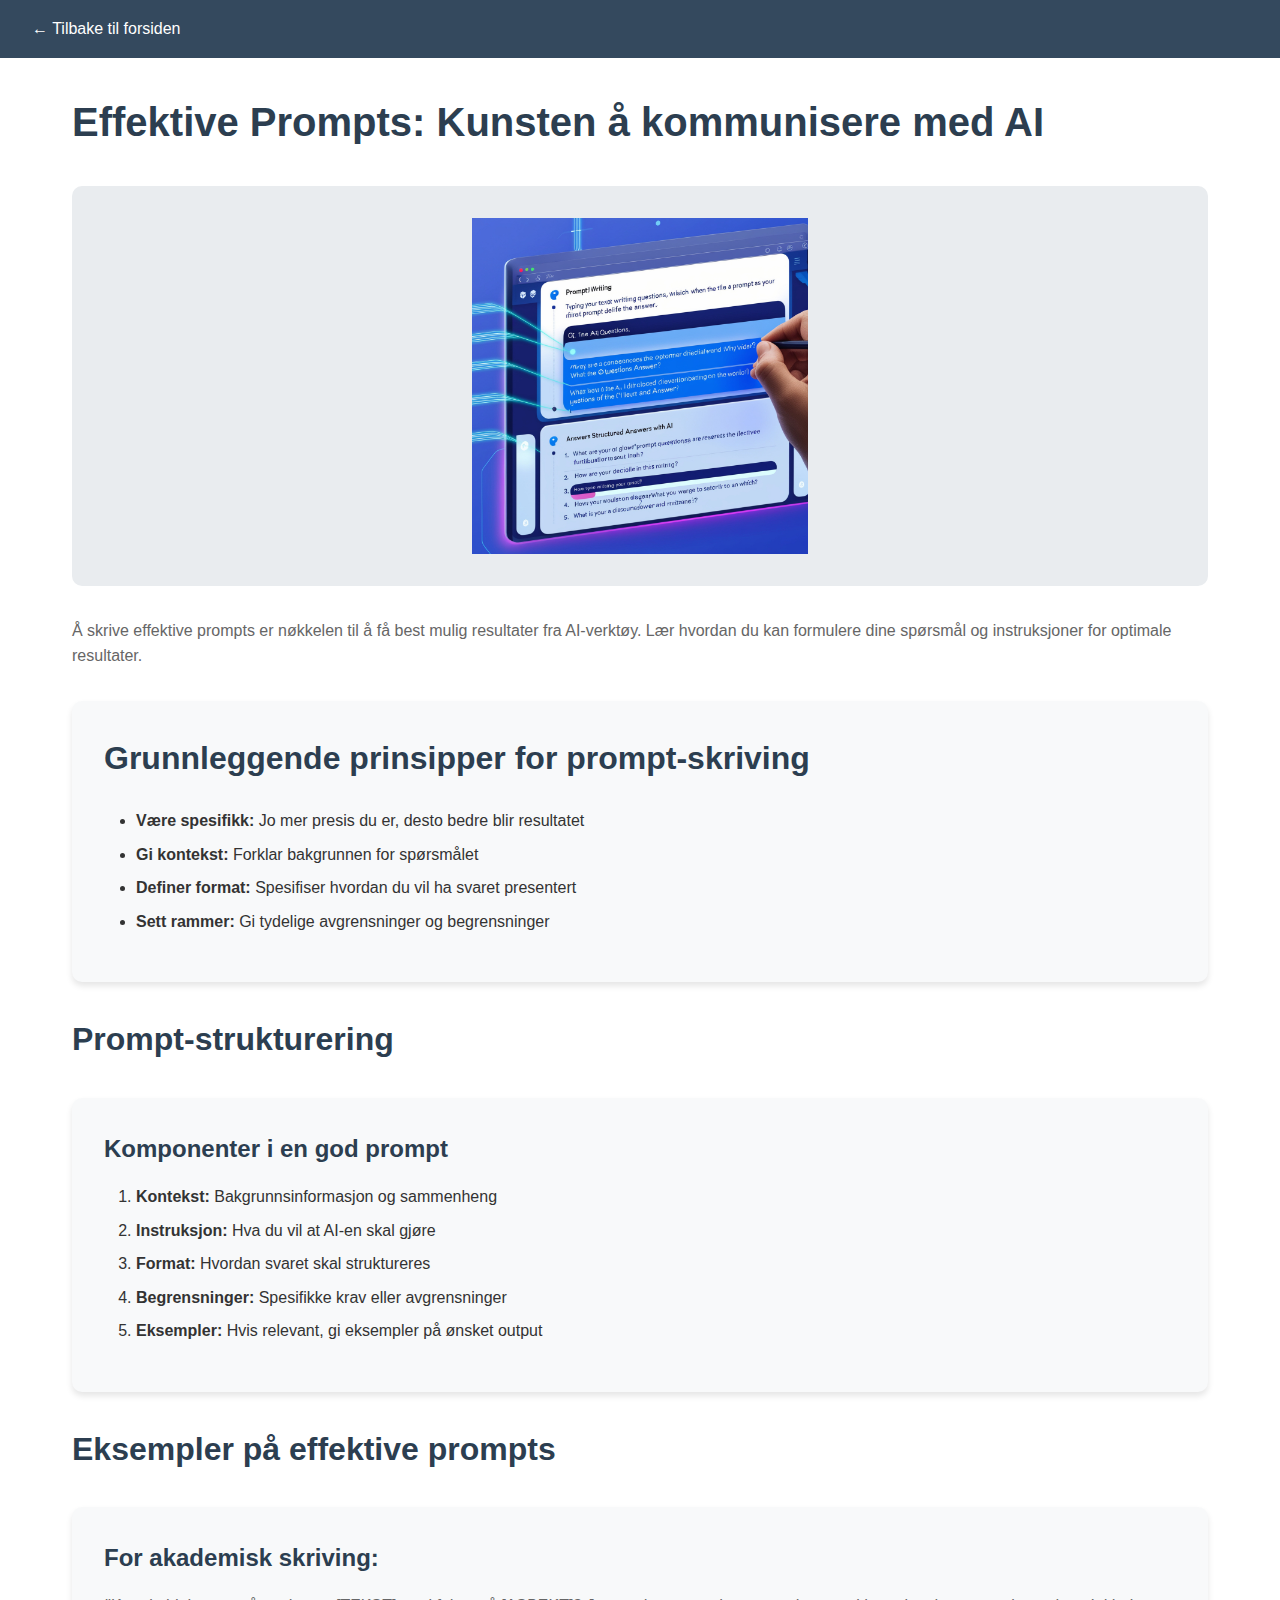
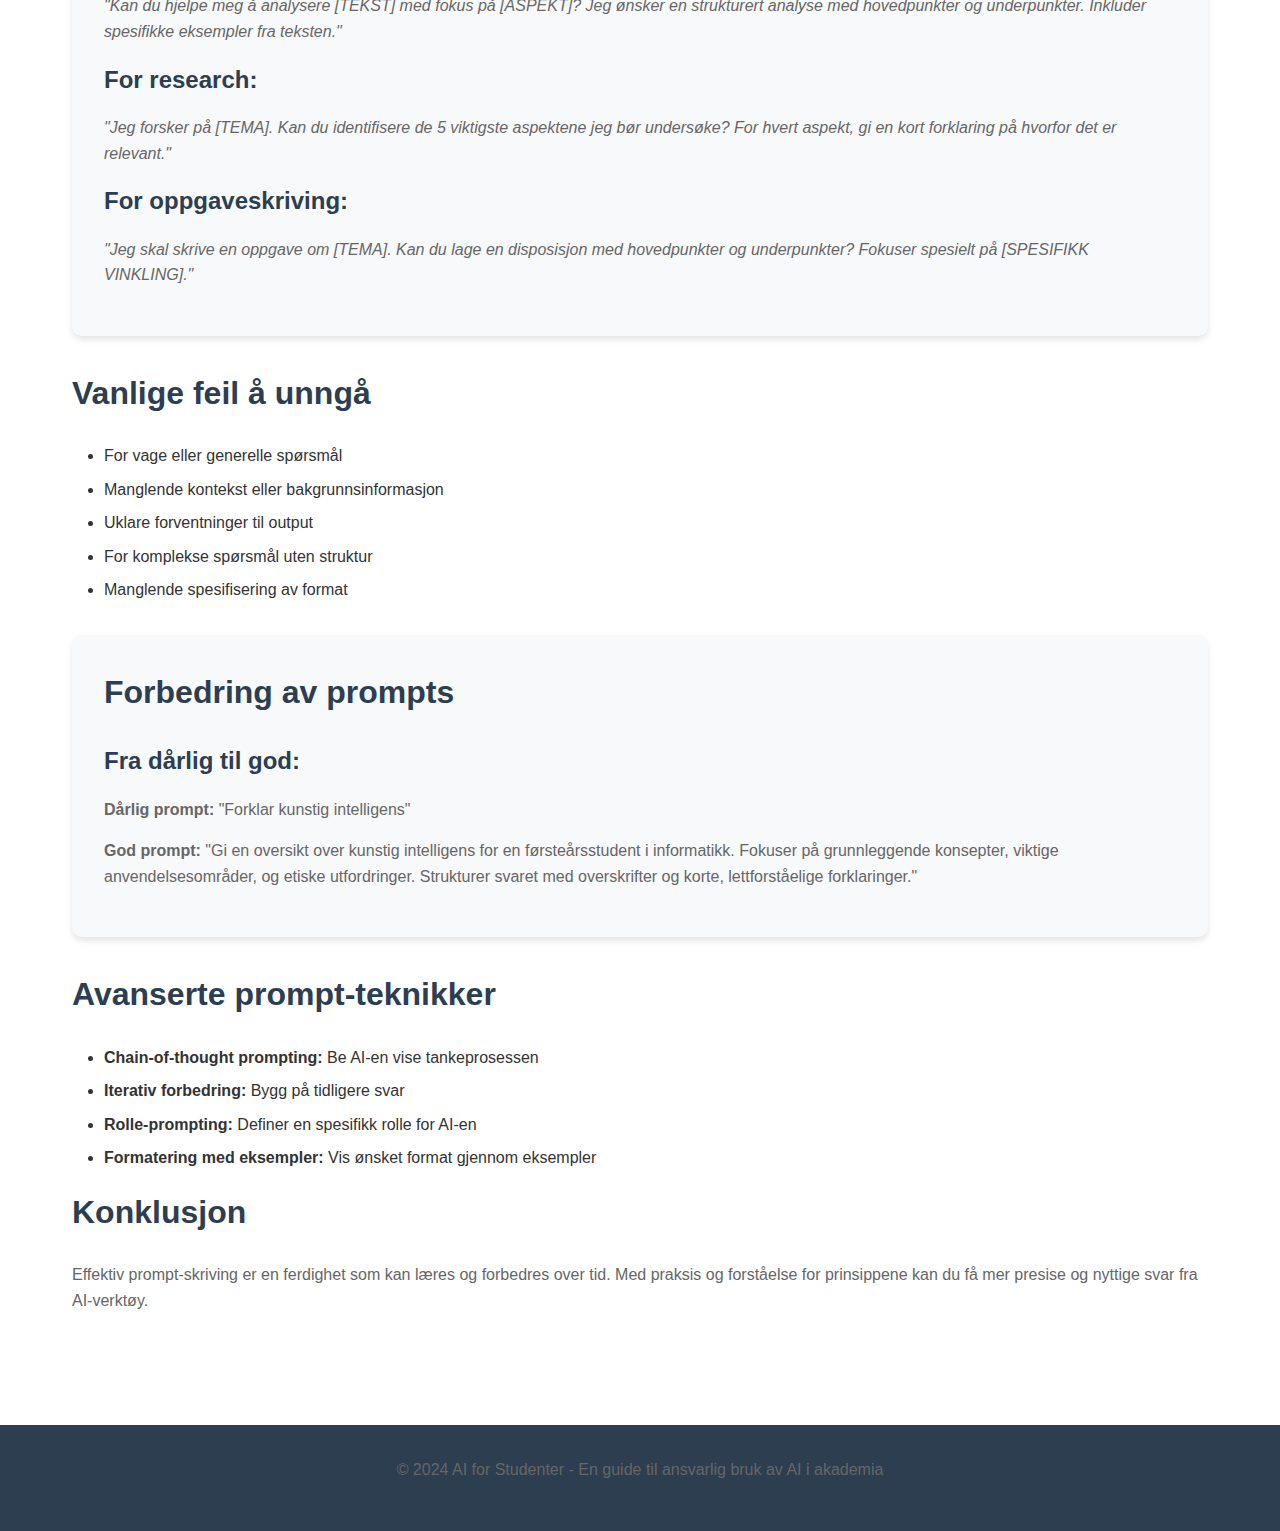
<file: pages/prompts.html>
<!DOCTYPE html>
<html lang="no">
<head>
    <meta charset="UTF-8">
    <meta name="viewport" content="width=device-width, initial-scale=1.0">
    <title>Effektive Prompts - AI for Studenter</title>
    <link rel="stylesheet" href="../styles/subpage.css">
</head>
<body>
    <nav>
        <a href="../index.html">← Tilbake til forsiden</a>
    </nav>

    <main>
        <h1>Effektive Prompts: Kunsten å kommunisere med AI</h1>

        <div class="hero-image">
            <img class="hero-image" src="../images/effektivePromptsHero.jpg">
        </div>

        <p>Å skrive effektive prompts er nøkkelen til å få best mulig resultater fra AI-verktøy. Lær hvordan du kan formulere dine spørsmål og instruksjoner for optimale resultater.</p>

        <div class="tips-section">
            <h2>Grunnleggende prinsipper for prompt-skriving</h2>
            <ul>
                <li><strong>Være spesifikk:</strong> Jo mer presis du er, desto bedre blir resultatet</li>
                <li><strong>Gi kontekst:</strong> Forklar bakgrunnen for spørsmålet</li>
                <li><strong>Definer format:</strong> Spesifiser hvordan du vil ha svaret presentert</li>
                <li><strong>Sett rammer:</strong> Gi tydelige avgrensninger og begrensninger</li>
            </ul>
        </div>

        <h2>Prompt-strukturering</h2>

        <div class="tips-section">
            <h3>Komponenter i en god prompt</h3>
            <ol>
                <li><strong>Kontekst:</strong> Bakgrunnsinformasjon og sammenheng</li>
                <li><strong>Instruksjon:</strong> Hva du vil at AI-en skal gjøre</li>
                <li><strong>Format:</strong> Hvordan svaret skal struktureres</li>
                <li><strong>Begrensninger:</strong> Spesifikke krav eller avgrensninger</li>
                <li><strong>Eksempler:</strong> Hvis relevant, gi eksempler på ønsket output</li>
            </ol>
        </div>

        <h2>Eksempler på effektive prompts</h2>
        
        <div class="tips-section">
            <h3>For akademisk skriving:</h3>
            <p><em>"Kan du hjelpe meg å analysere [TEKST] med fokus på [ASPEKT]? Jeg ønsker en strukturert analyse med hovedpunkter og underpunkter. Inkluder spesifikke eksempler fra teksten."</em></p>

            <h3>For research:</h3>
            <p><em>"Jeg forsker på [TEMA]. Kan du identifisere de 5 viktigste aspektene jeg bør undersøke? For hvert aspekt, gi en kort forklaring på hvorfor det er relevant."</em></p>

            <h3>For oppgaveskriving:</h3>
            <p><em>"Jeg skal skrive en oppgave om [TEMA]. Kan du lage en disposisjon med hovedpunkter og underpunkter? Fokuser spesielt på [SPESIFIKK VINKLING]."</em></p>
        </div>

        <h2>Vanlige feil å unngå</h2>
        <ul>
            <li>For vage eller generelle spørsmål</li>
            <li>Manglende kontekst eller bakgrunnsinformasjon</li>
            <li>Uklare forventninger til output</li>
            <li>For komplekse spørsmål uten struktur</li>
            <li>Manglende spesifisering av format</li>
        </ul>

        <div class="tips-section">
            <h2>Forbedring av prompts</h2>
            <h3>Fra dårlig til god:</h3>
            <p><strong>Dårlig prompt:</strong> "Forklar kunstig intelligens"</p>
            <p><strong>God prompt:</strong> "Gi en oversikt over kunstig intelligens for en førsteårsstudent i informatikk. Fokuser på grunnleggende konsepter, viktige anvendelsesområder, og etiske utfordringer. Strukturer svaret med overskrifter og korte, lettforståelige forklaringer."</p>
        </div>

        <h2>Avanserte prompt-teknikker</h2>
        <ul>
            <li><strong>Chain-of-thought prompting:</strong> Be AI-en vise tankeprosessen</li>
            <li><strong>Iterativ forbedring:</strong> Bygg på tidligere svar</li>
            <li><strong>Rolle-prompting:</strong> Definer en spesifikk rolle for AI-en</li>
            <li><strong>Formatering med eksempler:</strong> Vis ønsket format gjennom eksempler</li>
        </ul>

        <h2>Konklusjon</h2>
        <p>Effektiv prompt-skriving er en ferdighet som kan læres og forbedres over tid. Med praksis og forståelse for prinsippene kan du få mer presise og nyttige svar fra AI-verktøy.</p>
    </main>

    <footer>
        <p>© 2024 AI for Studenter - En guide til ansvarlig bruk av AI i akademia</p>
    </footer>
</body>
</html>
</file>
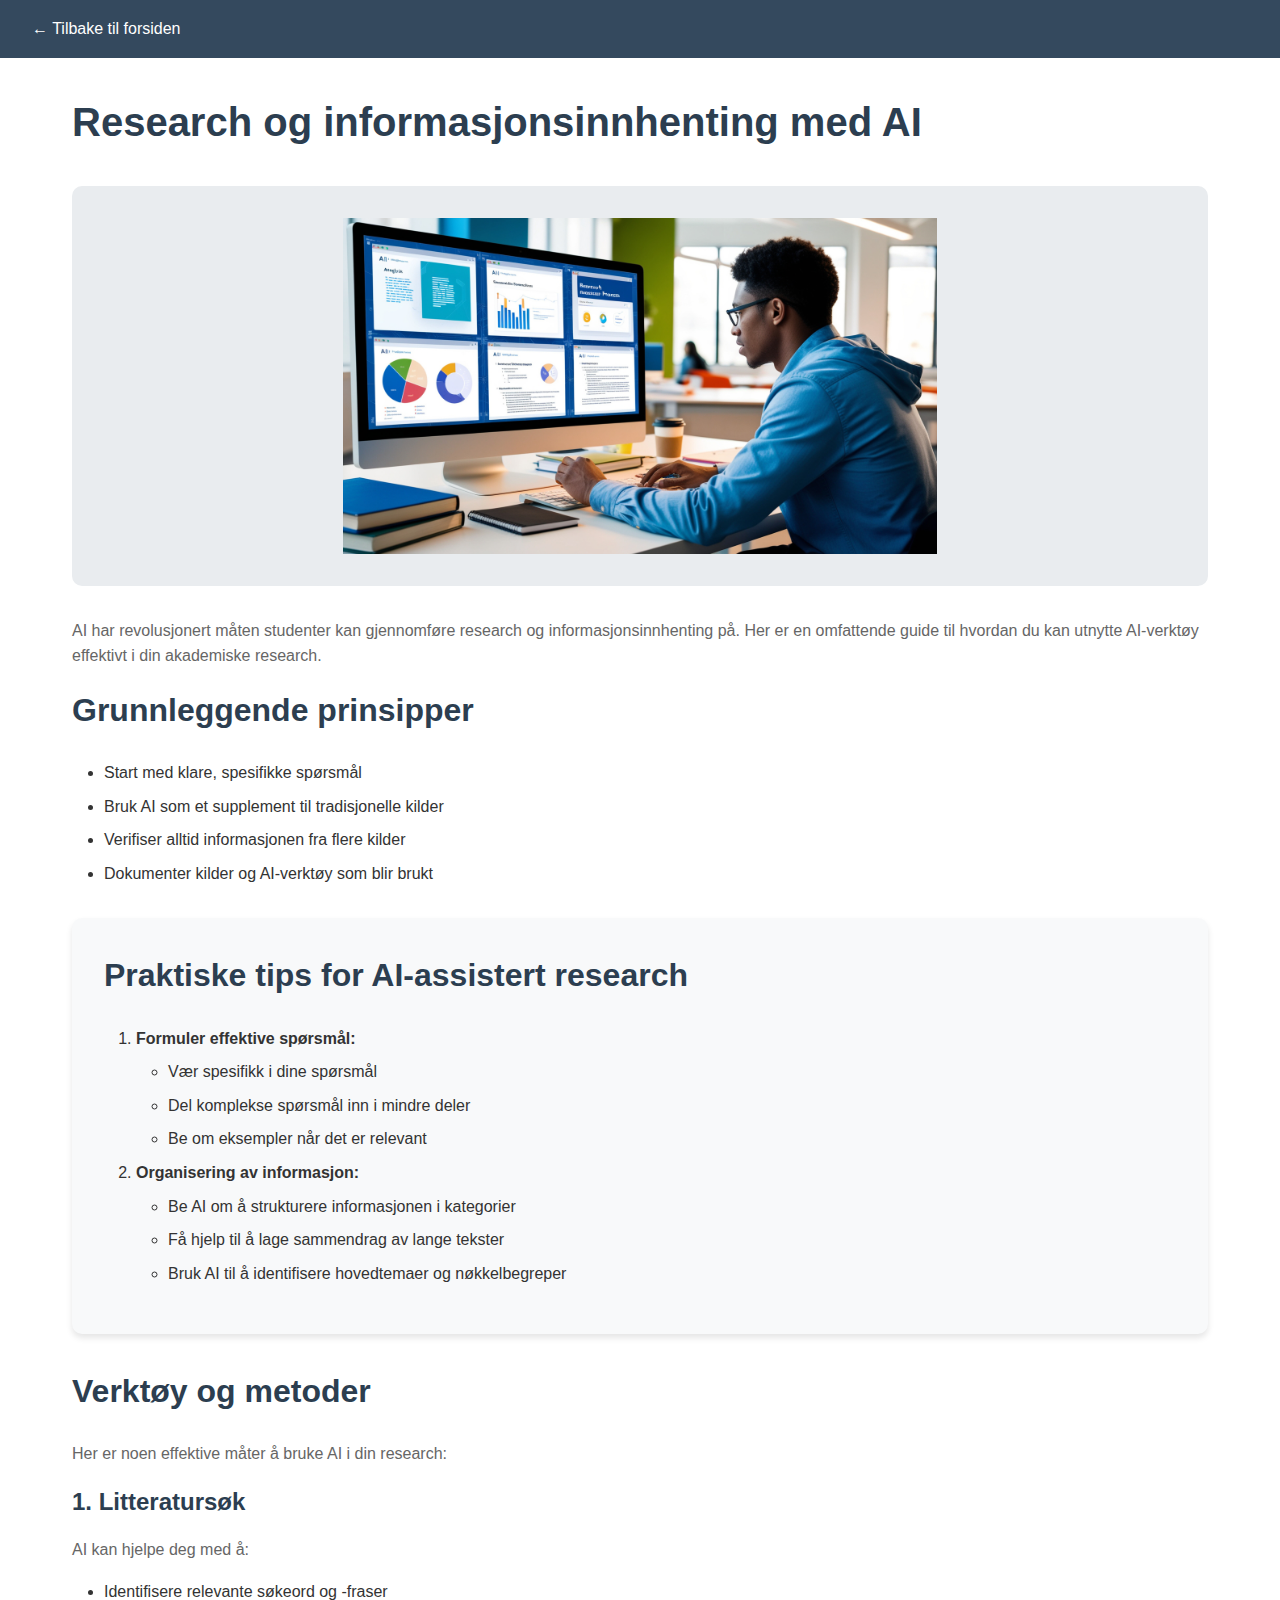
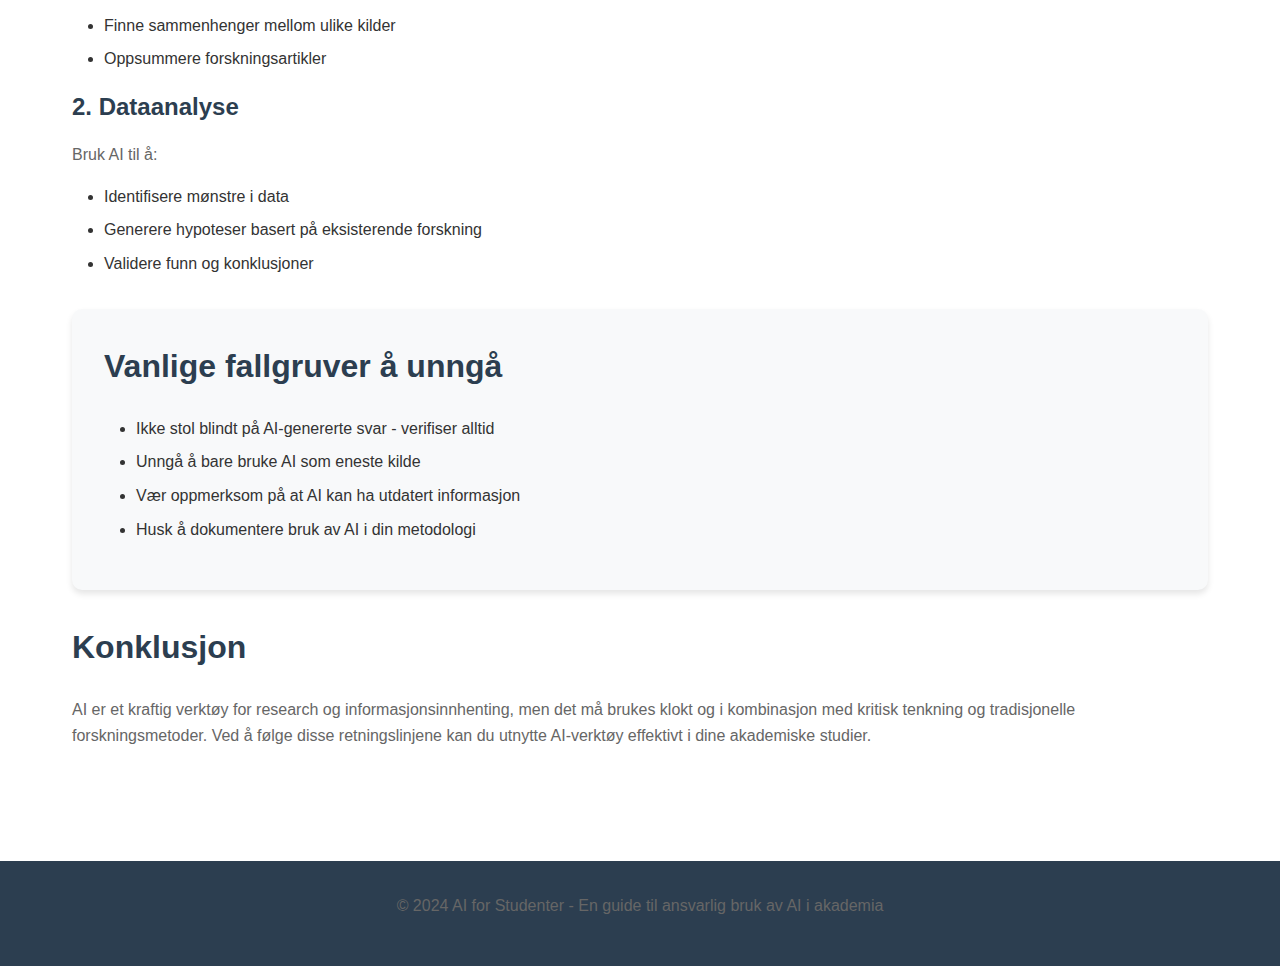
<file: pages/research.html>
<!DOCTYPE html>
<html lang="no">
<head>
    <meta charset="UTF-8">
    <meta name="viewport" content="width=device-width, initial-scale=1.0">
    <title>Research og informasjonsinnhenting - AI for Studenter</title>
    <link rel="stylesheet" href="../styles/subpage.css">
</head>
<body>
    <nav>
        <a href="../index.html">← Tilbake til forsiden</a> <!-- Forandret fra index.html til ../index.html (uten AI)-->
    </nav>

    <main>
        <h1>Research og informasjonsinnhenting med AI</h1>

        <div class="hero-image">
            <img class="hero-image" src="../images/researchHero.jpg">
        </div>
        <p>AI har revolusjonert måten studenter kan gjennomføre research og informasjonsinnhenting på. Her er en omfattende guide til hvordan du kan utnytte AI-verktøy effektivt i din akademiske research.</p>

        <h2>Grunnleggende prinsipper</h2>
        <ul>
            <li>Start med klare, spesifikke spørsmål</li>
            <li>Bruk AI som et supplement til tradisjonelle kilder</li>
            <li>Verifiser alltid informasjonen fra flere kilder</li>
            <li>Dokumenter kilder og AI-verktøy som blir brukt</li>
        </ul>

        <div class="tips-section">
            <h2>Praktiske tips for AI-assistert research</h2>
            <ol>
                <li><strong>Formuler effektive spørsmål:</strong>
                    <ul>
                        <li>Vær spesifikk i dine spørsmål</li>
                        <li>Del komplekse spørsmål inn i mindre deler</li>
                        <li>Be om eksempler når det er relevant</li>
                    </ul>
                </li>
                <li><strong>Organisering av informasjon:</strong>
                    <ul>
                        <li>Be AI om å strukturere informasjonen i kategorier</li>
                        <li>Få hjelp til å lage sammendrag av lange tekster</li>
                        <li>Bruk AI til å identifisere hovedtemaer og nøkkelbegreper</li>
                    </ul>
                </li>
            </ol>
        </div>

        <h2>Verktøy og metoder</h2>
        <p>Her er noen effektive måter å bruke AI i din research:</p>
        
        <h3>1. Litteratursøk</h3>
        <p>AI kan hjelpe deg med å:</p>
        <ul>
            <li>Identifisere relevante søkeord og -fraser</li>
            <li>Finne sammenhenger mellom ulike kilder</li>
            <li>Oppsummere forskningsartikler</li>
        </ul>

        <h3>2. Dataanalyse</h3>
        <p>Bruk AI til å:</p>
        <ul>
            <li>Identifisere mønstre i data</li>
            <li>Generere hypoteser basert på eksisterende forskning</li>
            <li>Validere funn og konklusjoner</li>
        </ul>

        <div class="tips-section">
            <h2>Vanlige fallgruver å unngå</h2>
            <ul>
                <li>Ikke stol blindt på AI-genererte svar - verifiser alltid</li>
                <li>Unngå å bare bruke AI som eneste kilde</li>
                <li>Vær oppmerksom på at AI kan ha utdatert informasjon</li>
                <li>Husk å dokumentere bruk av AI i din metodologi</li>
            </ul>
        </div>

        <h2>Konklusjon</h2>
        <p>AI er et kraftig verktøy for research og informasjonsinnhenting, men det må brukes klokt og i kombinasjon med kritisk tenkning og tradisjonelle forskningsmetoder. Ved å følge disse retningslinjene kan du utnytte AI-verktøy effektivt i dine akademiske studier.</p>
    </main>

    <footer>
        <p>© 2024 AI for Studenter - En guide til ansvarlig bruk av AI i akademia</p>
    </footer>
</body>
</html>
</file>
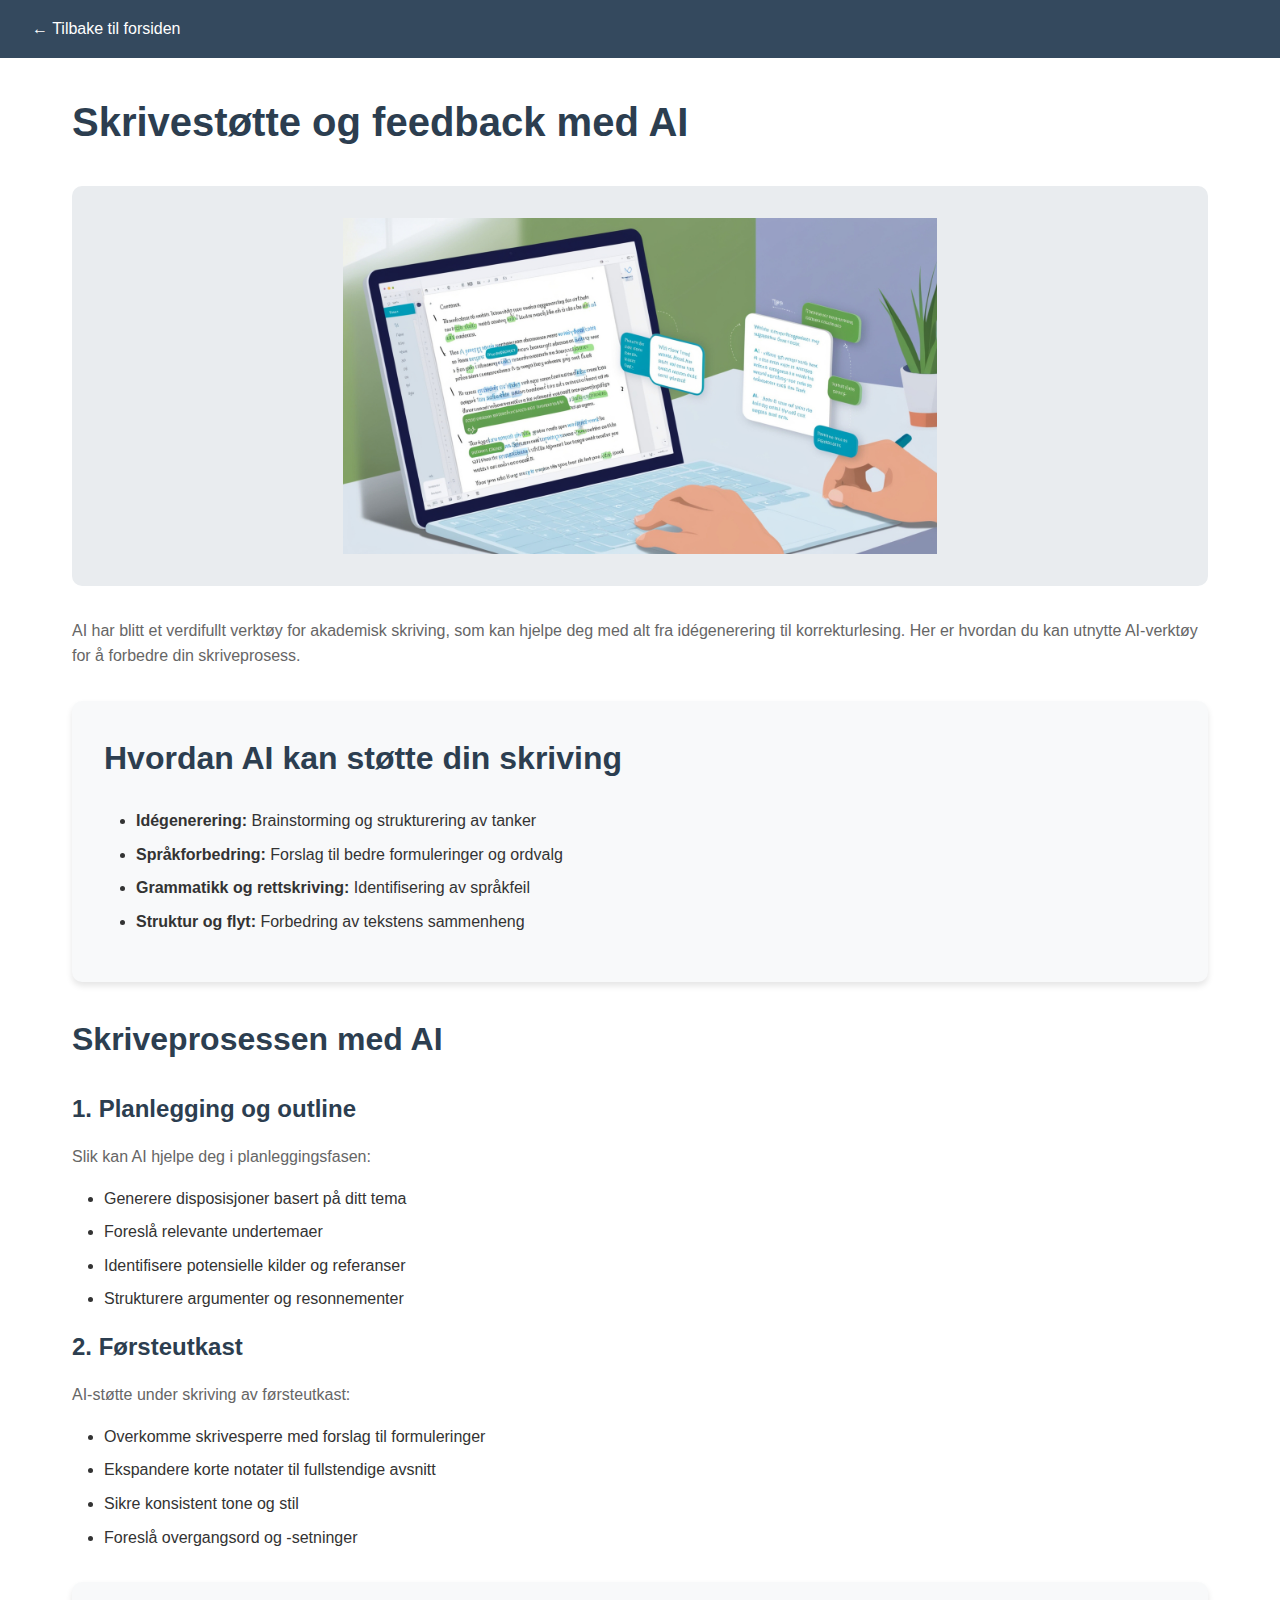
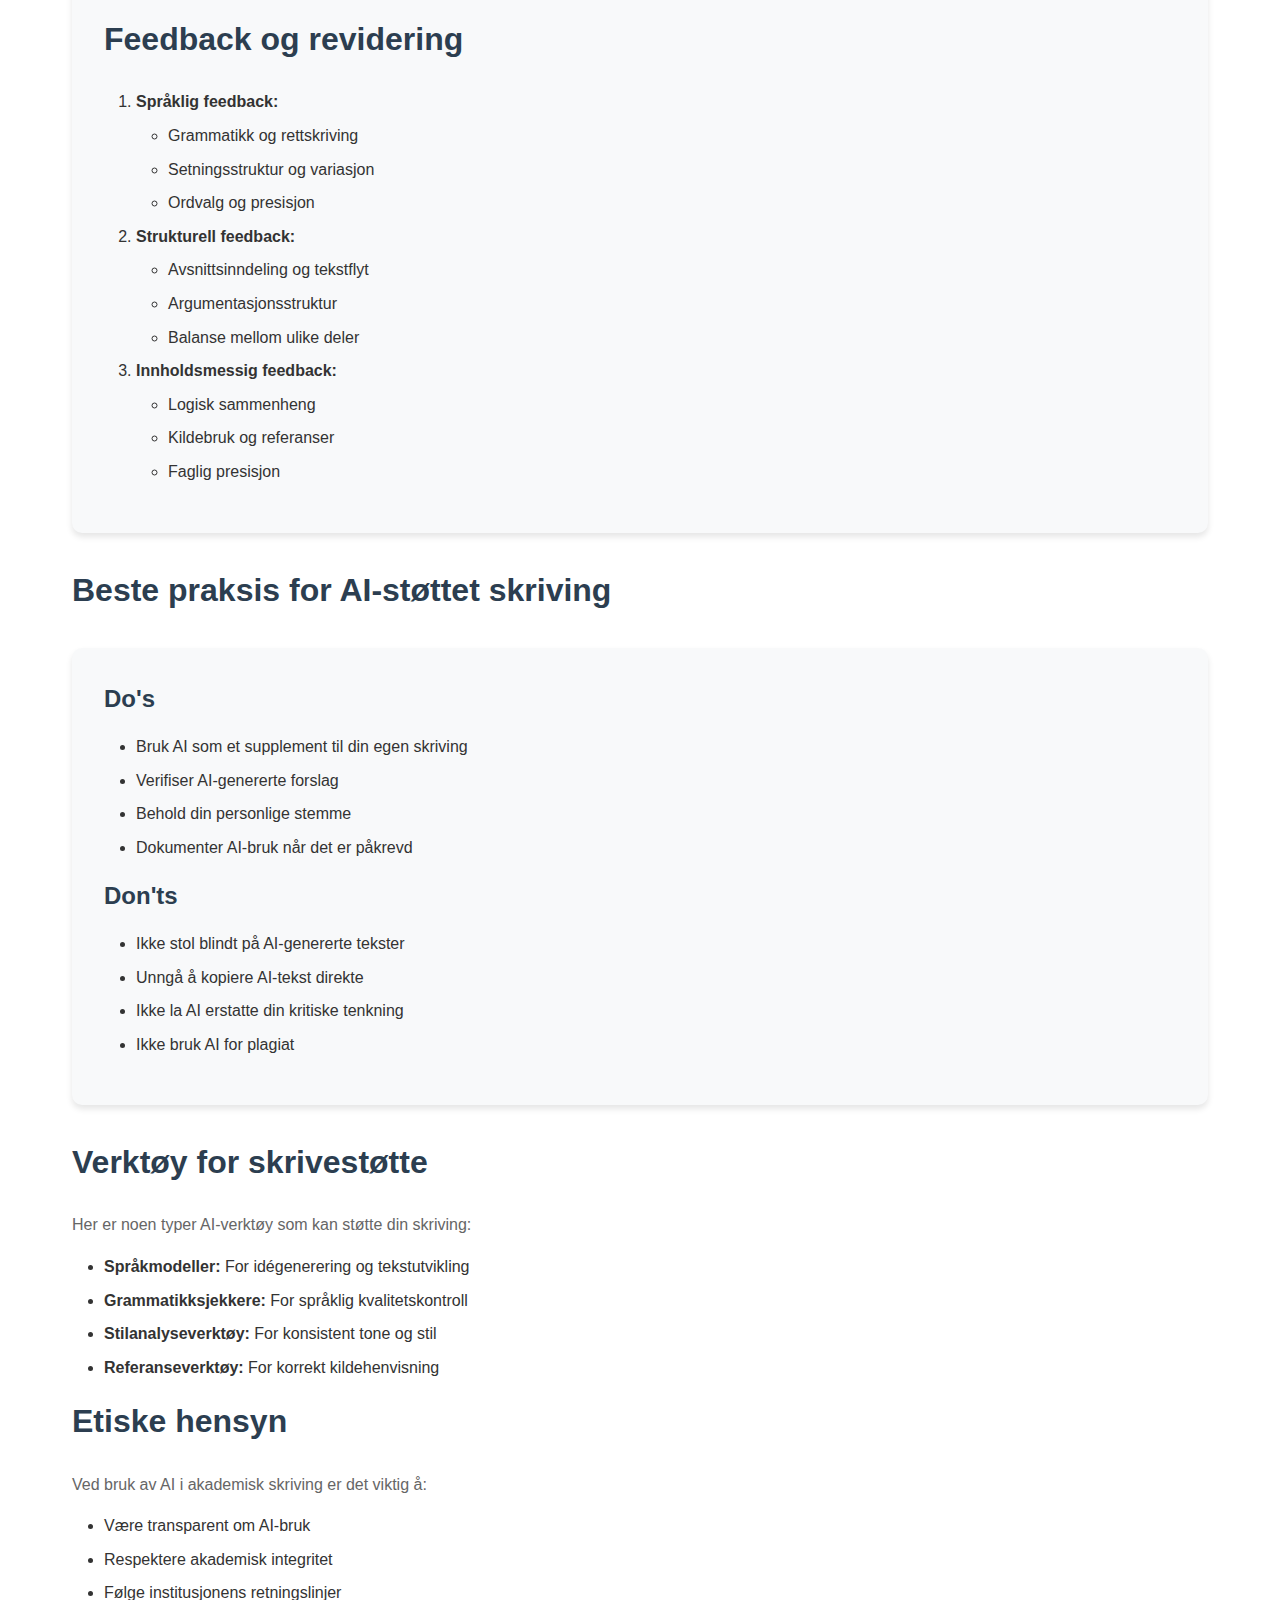
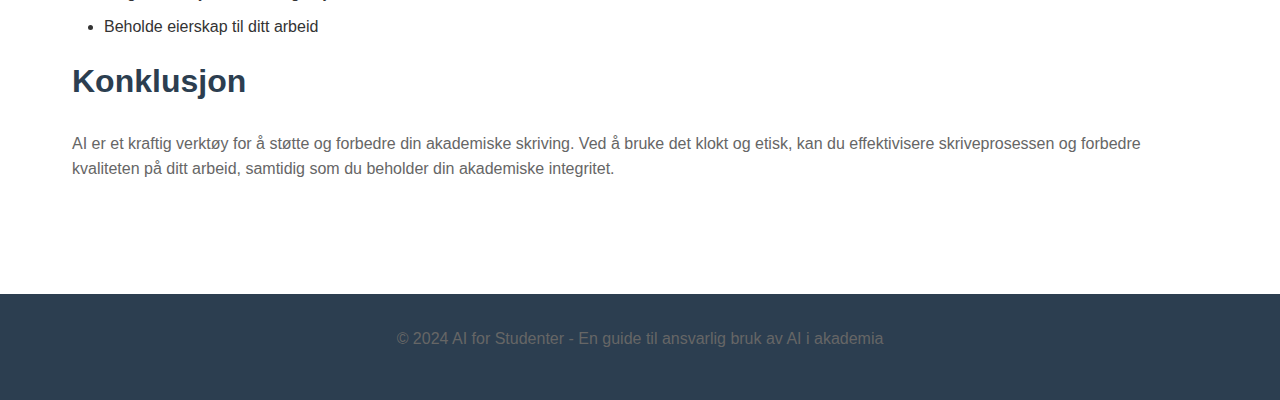
<file: pages/skrivestotte.html>
<!DOCTYPE html>
<html lang="no">
<head>
    <meta charset="UTF-8">
    <meta name="viewport" content="width=device-width, initial-scale=1.0">
    <title>Skrivestøtte og feedback - AI for Studenter</title>
    <link rel="stylesheet" href="../styles/subpage.css">
</head>
<body>
    <nav>
        <a href="../index.html">← Tilbake til forsiden</a>
    </nav>

    <main>
        <h1>Skrivestøtte og feedback med AI</h1>

        <div class="hero-image">
            <img class="hero-image" src="../images/skrivestotteHero.jpg">
        </div>

        <p>AI har blitt et verdifullt verktøy for akademisk skriving, som kan hjelpe deg med alt fra idégenerering til korrekturlesing. Her er hvordan du kan utnytte AI-verktøy for å forbedre din skriveprosess.</p>

        <div class="tips-section">
            <h2>Hvordan AI kan støtte din skriving</h2>
            <ul>
                <li><strong>Idégenerering:</strong> Brainstorming og strukturering av tanker</li>
                <li><strong>Språkforbedring:</strong> Forslag til bedre formuleringer og ordvalg</li>
                <li><strong>Grammatikk og rettskriving:</strong> Identifisering av språkfeil</li>
                <li><strong>Struktur og flyt:</strong> Forbedring av tekstens sammenheng</li>
            </ul>
        </div>

        <h2>Skriveprosessen med AI</h2>

        <h3>1. Planlegging og outline</h3>
        <p>Slik kan AI hjelpe deg i planleggingsfasen:</p>
        <ul>
            <li>Generere disposisjoner basert på ditt tema</li>
            <li>Foreslå relevante undertemaer</li>
            <li>Identifisere potensielle kilder og referanser</li>
            <li>Strukturere argumenter og resonnementer</li>
        </ul>

        <h3>2. Førsteutkast</h3>
        <p>AI-støtte under skriving av førsteutkast:</p>
        <ul>
            <li>Overkomme skrivesperre med forslag til formuleringer</li>
            <li>Ekspandere korte notater til fullstendige avsnitt</li>
            <li>Sikre konsistent tone og stil</li>
            <li>Foreslå overgangsord og -setninger</li>
        </ul>

        <div class="tips-section">
            <h2>Feedback og revidering</h2>
            <ol>
                <li><strong>Språklig feedback:</strong>
                    <ul>
                        <li>Grammatikk og rettskriving</li>
                        <li>Setningsstruktur og variasjon</li>
                        <li>Ordvalg og presisjon</li>
                    </ul>
                </li>
                <li><strong>Strukturell feedback:</strong>
                    <ul>
                        <li>Avsnittsinndeling og tekstflyt</li>
                        <li>Argumentasjonsstruktur</li>
                        <li>Balanse mellom ulike deler</li>
                    </ul>
                </li>
                <li><strong>Innholdsmessig feedback:</strong>
                    <ul>
                        <li>Logisk sammenheng</li>
                        <li>Kildebruk og referanser</li>
                        <li>Faglig presisjon</li>
                    </ul>
                </li>
            </ol>
        </div>

        <h2>Beste praksis for AI-støttet skriving</h2>
        
        <div class="tips-section">
            <h3>Do's</h3>
            <ul>
                <li>Bruk AI som et supplement til din egen skriving</li>
                <li>Verifiser AI-genererte forslag</li>
                <li>Behold din personlige stemme</li>
                <li>Dokumenter AI-bruk når det er påkrevd</li>
            </ul>

            <h3>Don'ts</h3>
            <ul>
                <li>Ikke stol blindt på AI-genererte tekster</li>
                <li>Unngå å kopiere AI-tekst direkte</li>
                <li>Ikke la AI erstatte din kritiske tenkning</li>
                <li>Ikke bruk AI for plagiat</li>
            </ul>
        </div>

        <h2>Verktøy for skrivestøtte</h2>
        <p>Her er noen typer AI-verktøy som kan støtte din skriving:</p>
        <ul>
            <li><strong>Språkmodeller:</strong> For idégenerering og tekstutvikling</li>
            <li><strong>Grammatikksjekkere:</strong> For språklig kvalitetskontroll</li>
            <li><strong>Stilanalyseverktøy:</strong> For konsistent tone og stil</li>
            <li><strong>Referanseverktøy:</strong> For korrekt kildehenvisning</li>
        </ul>

        <h2>Etiske hensyn</h2>
        <p>Ved bruk av AI i akademisk skriving er det viktig å:</p>
        <ul>
            <li>Være transparent om AI-bruk</li>
            <li>Respektere akademisk integritet</li>
            <li>Følge institusjonens retningslinjer</li>
            <li>Beholde eierskap til ditt arbeid</li>
        </ul>

        <h2>Konklusjon</h2>
        <p>AI er et kraftig verktøy for å støtte og forbedre din akademiske skriving. Ved å bruke det klokt og etisk, kan du effektivisere skriveprosessen og forbedre kvaliteten på ditt arbeid, samtidig som du beholder din akademiske integritet.</p>
    </main>

    <footer>
        <p>© 2024 AI for Studenter - En guide til ansvarlig bruk av AI i akademia</p>
    </footer>
</body>
</html>
</file>
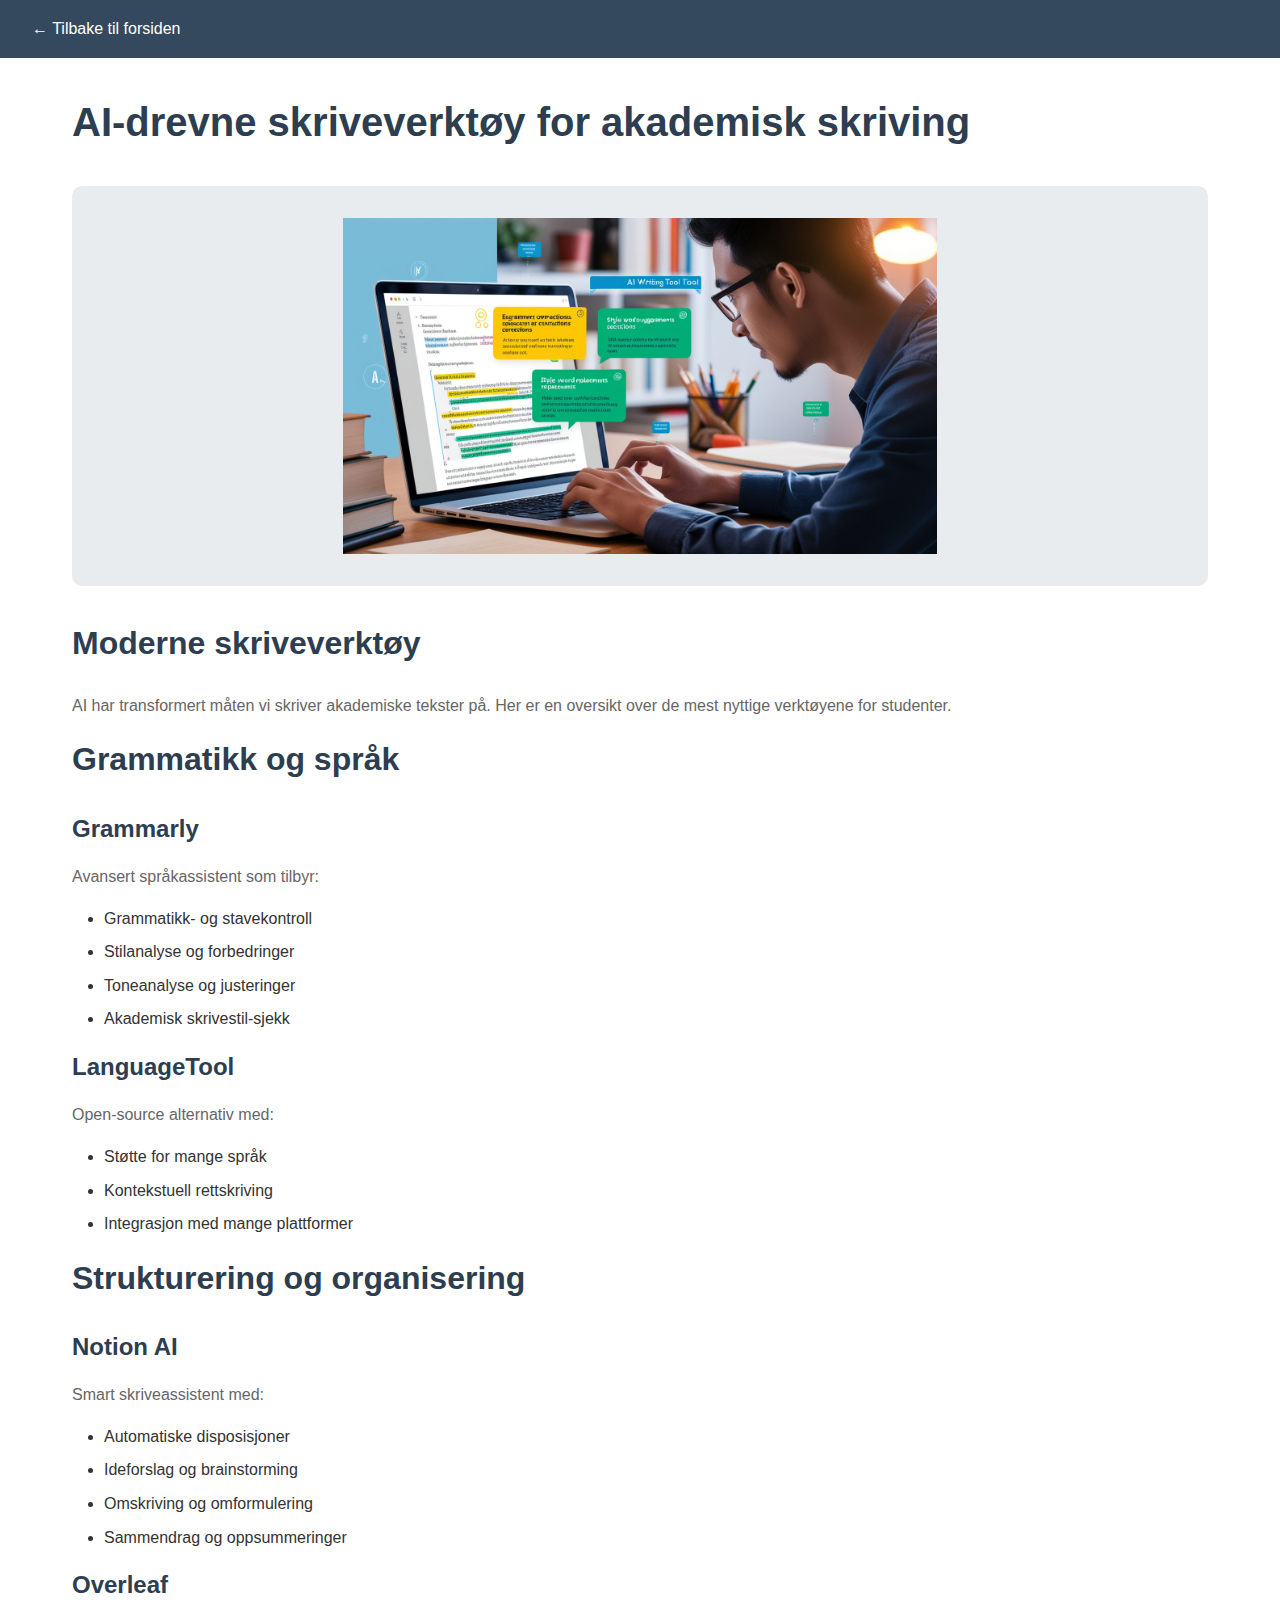
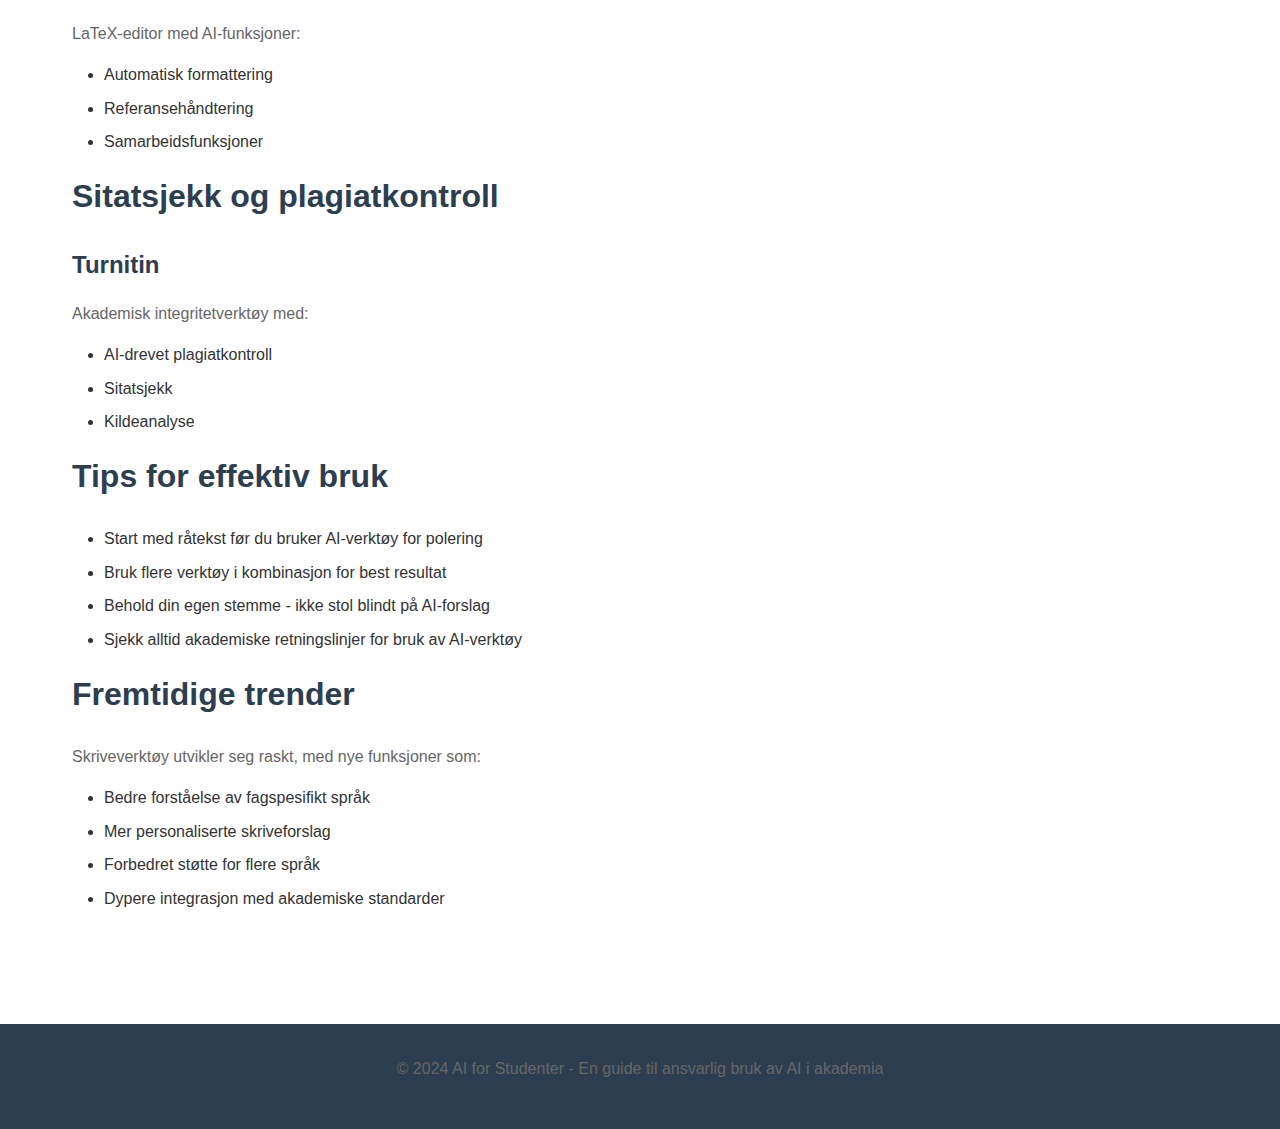
<file: pages/skriveverktoy.html>
<!DOCTYPE html>
<html lang="no">
<head>
    <meta charset="UTF-8">
    <meta name="viewport" content="width=device-width, initial-scale=1.0">
    <title>Skriveverktøy - AI for Studenter</title>
    <link rel="stylesheet" href="../styles/subpage.css">
</head>
<body>
    <header>
        <nav>
            <a href="../index.html">← Tilbake til forsiden</a>
        </nav>
    </header>
    
    <main class="article-content">
        <h1>AI-drevne skriveverktøy for akademisk skriving</h1>
        
        <!-- Plasser et hero-bilde her som viser skriveverktøy i bruk -->
        <div class="hero-image">
            <img class="hero-image" src="../images/skriveverktoyHero.jpg">
        </div>

        <section>
            <h2>Moderne skriveverktøy</h2>
            <p>AI har transformert måten vi skriver akademiske tekster på. Her er en oversikt over de mest nyttige verktøyene for studenter.</p>
        </section>

        <section>
            <h2>Grammatikk og språk</h2>
            <div class="tool-card">
                <h3>Grammarly</h3>
                <p>Avansert språkassistent som tilbyr:</p>
                <ul>
                    <li>Grammatikk- og stavekontroll</li>
                    <li>Stilanalyse og forbedringer</li>
                    <li>Toneanalyse og justeringer</li>
                    <li>Akademisk skrivestil-sjekk</li>
                </ul>
            </div>

            <div class="tool-card">
                <h3>LanguageTool</h3>
                <p>Open-source alternativ med:</p>
                <ul>
                    <li>Støtte for mange språk</li>
                    <li>Kontekstuell rettskriving</li>
                    <li>Integrasjon med mange plattformer</li>
                </ul>
            </div>
        </section>

        <section>
            <h2>Strukturering og organisering</h2>
            <div class="tool-card">
                <h3>Notion AI</h3>
                <p>Smart skriveassistent med:</p>
                <ul>
                    <li>Automatiske disposisjoner</li>
                    <li>Ideforslag og brainstorming</li>
                    <li>Omskriving og omformulering</li>
                    <li>Sammendrag og oppsummeringer</li>
                </ul>
            </div>

            <div class="tool-card">
                <h3>Overleaf</h3>
                <p>LaTeX-editor med AI-funksjoner:</p>
                <ul>
                    <li>Automatisk formattering</li>
                    <li>Referansehåndtering</li>
                    <li>Samarbeidsfunksjoner</li>
                </ul>
            </div>
        </section>

        <section>
            <h2>Sitatsjekk og plagiatkontroll</h2>
            <div class="tool-card">
                <h3>Turnitin</h3>
                <p>Akademisk integritetverktøy med:</p>
                <ul>
                    <li>AI-drevet plagiatkontroll</li>
                    <li>Sitatsjekk</li>
                    <li>Kildeanalyse</li>
                </ul>
            </div>
        </section>

        <section>
            <h2>Tips for effektiv bruk</h2>
            <ul>
                <li>Start med råtekst før du bruker AI-verktøy for polering</li>
                <li>Bruk flere verktøy i kombinasjon for best resultat</li>
                <li>Behold din egen stemme - ikke stol blindt på AI-forslag</li>
                <li>Sjekk alltid akademiske retningslinjer for bruk av AI-verktøy</li>
            </ul>
        </section>

        <section>
            <h2>Fremtidige trender</h2>
            <p>Skriveverktøy utvikler seg raskt, med nye funksjoner som:</p>
            <ul>
                <li>Bedre forståelse av fagspesifikt språk</li>
                <li>Mer personaliserte skriveforslag</li>
                <li>Forbedret støtte for flere språk</li>
                <li>Dypere integrasjon med akademiske standarder</li>
            </ul>
        </section>
    </main>

    <footer>
        <p>© 2024 AI for Studenter - En guide til ansvarlig bruk av AI i akademia</p>
    </footer>
</body>
</html>
</file>
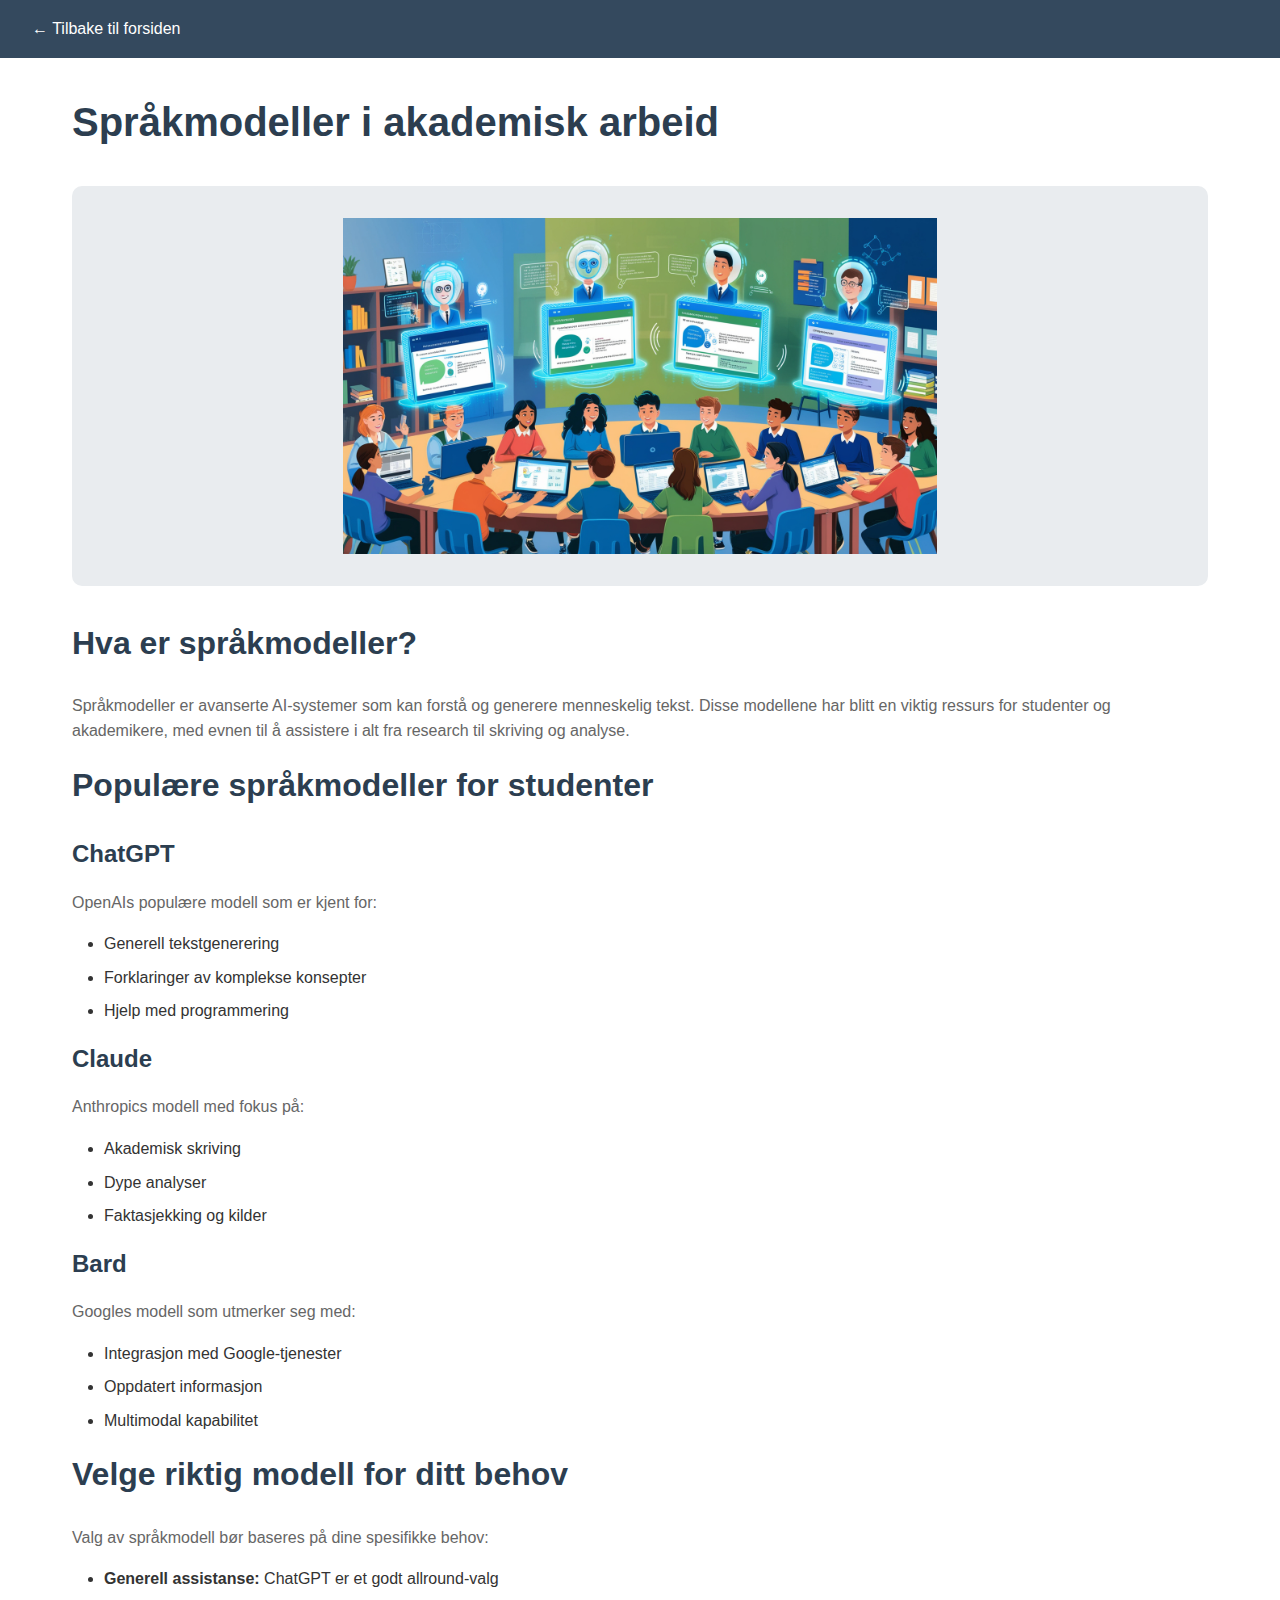
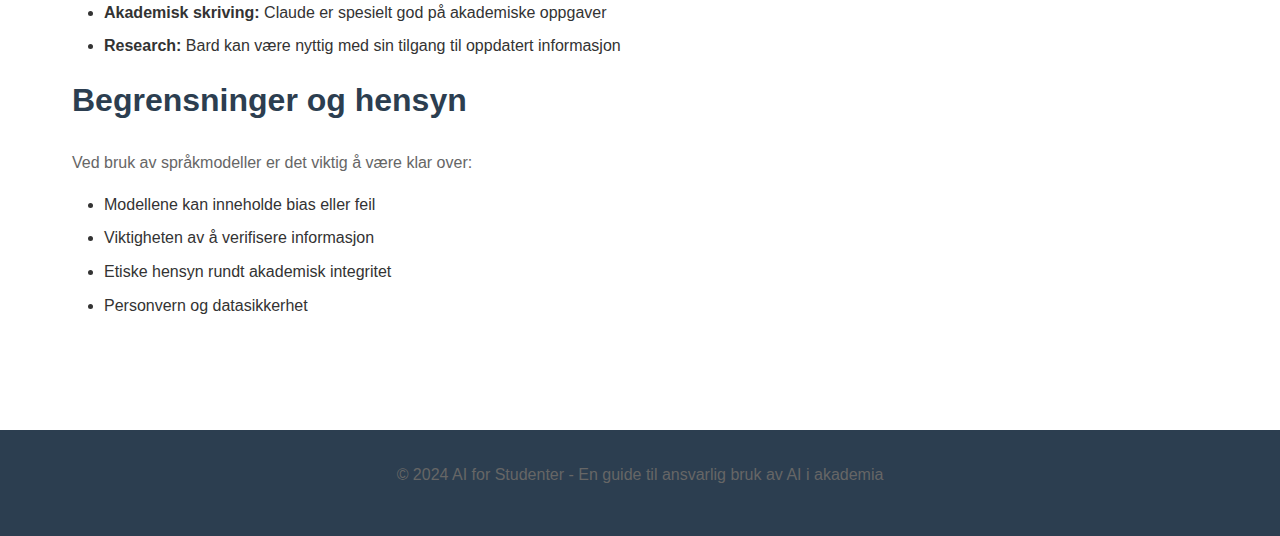
<file: pages/sprakmodeller.html>
<!DOCTYPE html>
<html lang="no">
<head>
    <meta charset="UTF-8">
    <meta name="viewport" content="width=device-width, initial-scale=1.0">
    <title>Språkmodeller - AI for Studenter</title>
    <link rel="stylesheet" href="../styles/subpage.css">
</head>
<body>
    <header>
        <nav>
            <a href="../index.html">← Tilbake til forsiden</a>
        </nav>
    </header>
    
    <main class="article-content">
        <h1>Språkmodeller i akademisk arbeid</h1>
        
        <!-- Plasser et hero-bilde her som viser ulike språkmodeller i bruk -->
        <div class="hero-image">
            <img class="hero-image" src="../images/sprakmodellerHero.jpg">
        </div>

        <section>
            <h2>Hva er språkmodeller?</h2>
            <p>Språkmodeller er avanserte AI-systemer som kan forstå og generere menneskelig tekst. Disse modellene har blitt en viktig ressurs for studenter og akademikere, med evnen til å assistere i alt fra research til skriving og analyse.</p>
        </section>

        <section>
            <h2>Populære språkmodeller for studenter</h2>
            <div class="model-grid">
                <div class="model-card">
                    <h3>ChatGPT</h3>
                    <p>OpenAIs populære modell som er kjent for:</p>
                    <ul>
                        <li>Generell tekstgenerering</li>
                        <li>Forklaringer av komplekse konsepter</li>
                        <li>Hjelp med programmering</li>
                    </ul>
                </div>

                <div class="model-card">
                    <h3>Claude</h3>
                    <p>Anthropics modell med fokus på:</p>
                    <ul>
                        <li>Akademisk skriving</li>
                        <li>Dype analyser</li>
                        <li>Faktasjekking og kilder</li>
                    </ul>
                </div>

                <div class="model-card">
                    <h3>Bard</h3>
                    <p>Googles modell som utmerker seg med:</p>
                    <ul>
                        <li>Integrasjon med Google-tjenester</li>
                        <li>Oppdatert informasjon</li>
                        <li>Multimodal kapabilitet</li>
                    </ul>
                </div>
            </div>
        </section>

        <section>
            <h2>Velge riktig modell for ditt behov</h2>
            <p>Valg av språkmodell bør baseres på dine spesifikke behov:</p>
            <ul>
                <li><strong>Generell assistanse:</strong> ChatGPT er et godt allround-valg</li>
                <li><strong>Akademisk skriving:</strong> Claude er spesielt god på akademiske oppgaver</li>
                <li><strong>Research:</strong> Bard kan være nyttig med sin tilgang til oppdatert informasjon</li>
            </ul>
        </section>

        <section>
            <h2>Begrensninger og hensyn</h2>
            <p>Ved bruk av språkmodeller er det viktig å være klar over:</p>
            <ul>
                <li>Modellene kan inneholde bias eller feil</li>
                <li>Viktigheten av å verifisere informasjon</li>
                <li>Etiske hensyn rundt akademisk integritet</li>
                <li>Personvern og datasikkerhet</li>
            </ul>
        </section>
    </main>

    <footer>
        <p>© 2024 AI for Studenter - En guide til ansvarlig bruk av AI i akademia</p>
    </footer>
</body>
</html>
</file>
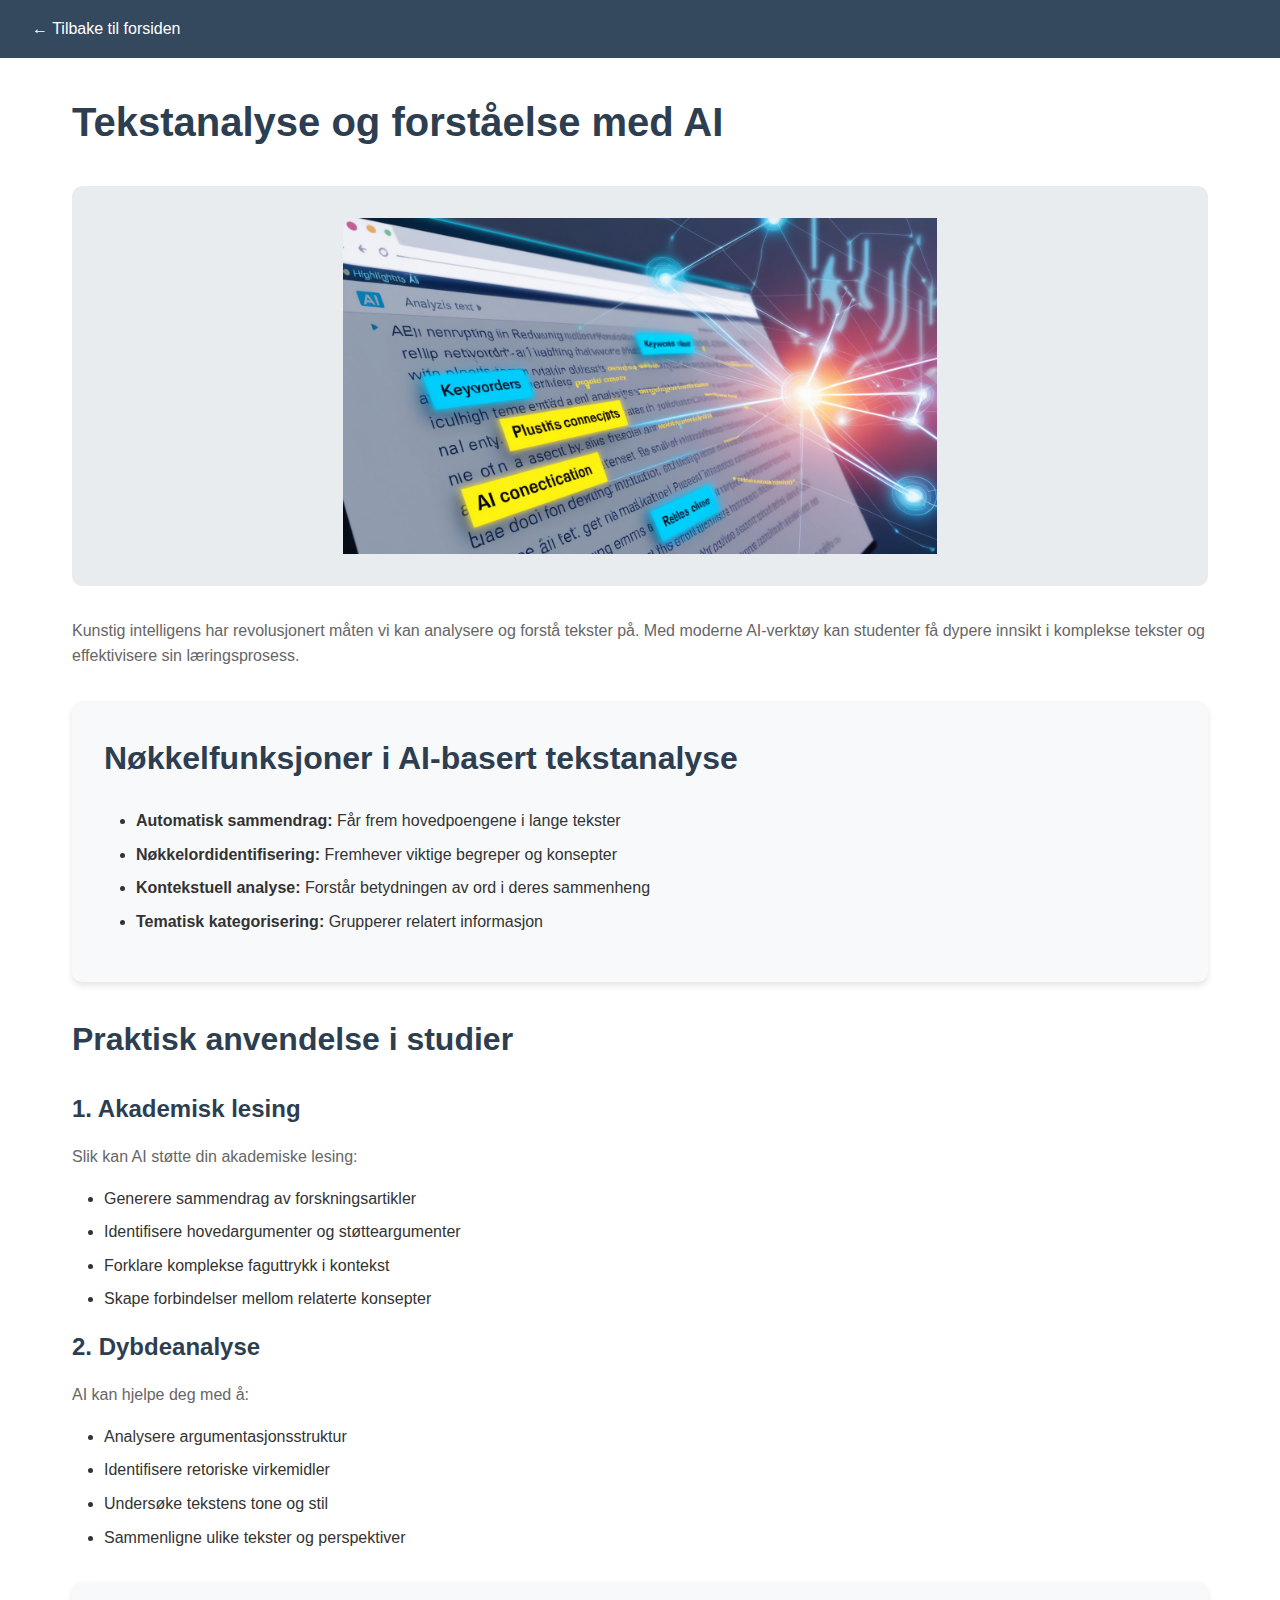
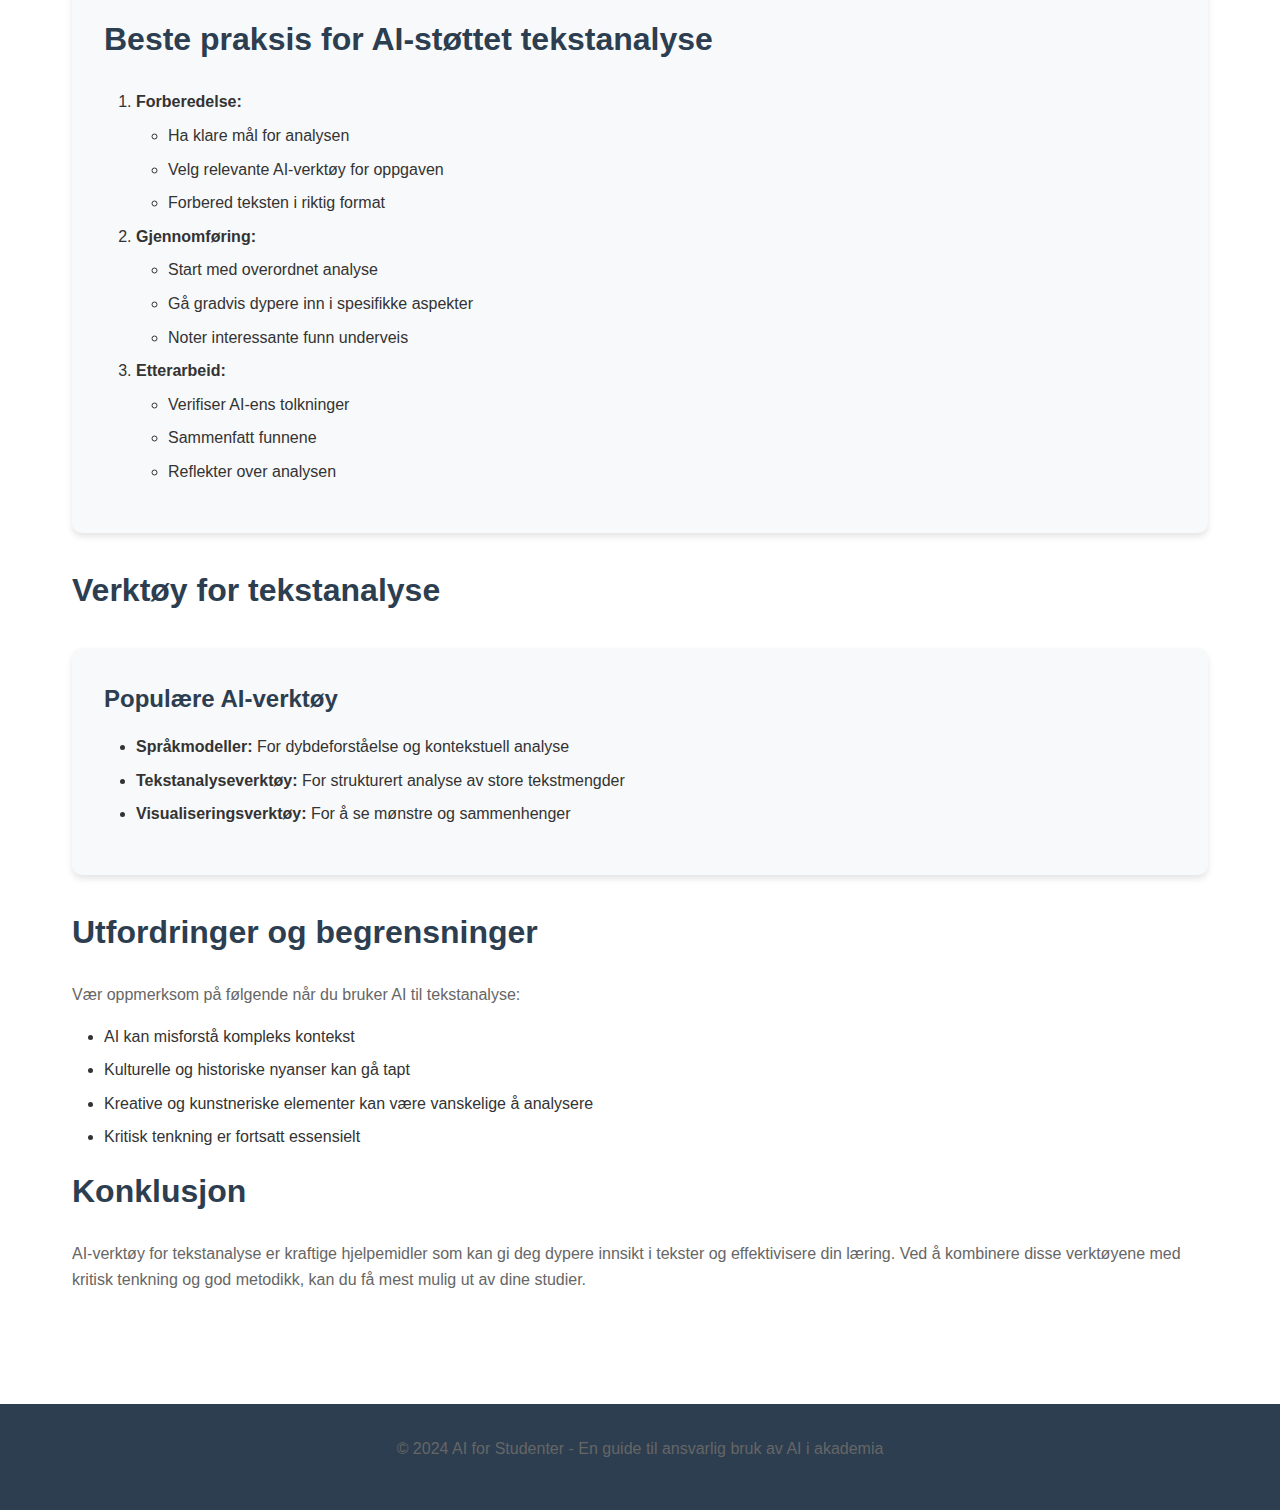
<file: pages/tekstanalyse.html>
<!DOCTYPE html>
<html lang="no">
<head>
    <meta charset="UTF-8">
    <meta name="viewport" content="width=device-width, initial-scale=1.0">
    <title>Tekstanalyse og forståelse - AI for Studenter</title>
    <link rel="stylesheet" href="../styles/subpage.css">
</head>
<body>
    <nav>
        <a href="../index.html">← Tilbake til forsiden</a>
    </nav>

    <main>
        <h1>Tekstanalyse og forståelse med AI</h1>

        <div class="hero-image">
            <img class="hero-image" src="../images/tekstAnalyseHero.jpg">
        </div>

        <p>Kunstig intelligens har revolusjonert måten vi kan analysere og forstå tekster på. Med moderne AI-verktøy kan studenter få dypere innsikt i komplekse tekster og effektivisere sin læringsprosess.</p>

        <div class="tips-section">
            <h2>Nøkkelfunksjoner i AI-basert tekstanalyse</h2>
            <ul>
                <li><strong>Automatisk sammendrag:</strong> Får frem hovedpoengene i lange tekster</li>
                <li><strong>Nøkkelordidentifisering:</strong> Fremhever viktige begreper og konsepter</li>
                <li><strong>Kontekstuell analyse:</strong> Forstår betydningen av ord i deres sammenheng</li>
                <li><strong>Tematisk kategorisering:</strong> Grupperer relatert informasjon</li>
            </ul>
        </div>

        <h2>Praktisk anvendelse i studier</h2>
        
        <h3>1. Akademisk lesing</h3>
        <p>Slik kan AI støtte din akademiske lesing:</p>
        <ul>
            <li>Generere sammendrag av forskningsartikler</li>
            <li>Identifisere hovedargumenter og støtteargumenter</li>
            <li>Forklare komplekse faguttrykk i kontekst</li>
            <li>Skape forbindelser mellom relaterte konsepter</li>
        </ul>

        <h3>2. Dybdeanalyse</h3>
        <p>AI kan hjelpe deg med å:</p>
        <ul>
            <li>Analysere argumentasjonsstruktur</li>
            <li>Identifisere retoriske virkemidler</li>
            <li>Undersøke tekstens tone og stil</li>
            <li>Sammenligne ulike tekster og perspektiver</li>
        </ul>

        <div class="tips-section">
            <h2>Beste praksis for AI-støttet tekstanalyse</h2>
            <ol>
                <li><strong>Forberedelse:</strong>
                    <ul>
                        <li>Ha klare mål for analysen</li>
                        <li>Velg relevante AI-verktøy for oppgaven</li>
                        <li>Forbered teksten i riktig format</li>
                    </ul>
                </li>
                <li><strong>Gjennomføring:</strong>
                    <ul>
                        <li>Start med overordnet analyse</li>
                        <li>Gå gradvis dypere inn i spesifikke aspekter</li>
                        <li>Noter interessante funn underveis</li>
                    </ul>
                </li>
                <li><strong>Etterarbeid:</strong>
                    <ul>
                        <li>Verifiser AI-ens tolkninger</li>
                        <li>Sammenfatt funnene</li>
                        <li>Reflekter over analysen</li>
                    </ul>
                </li>
            </ol>
        </div>

        <h2>Verktøy for tekstanalyse</h2>
        <div class="tips-section">
            <h3>Populære AI-verktøy</h3>
            <ul>
                <li><strong>Språkmodeller:</strong> For dybdeforståelse og kontekstuell analyse</li>
                <li><strong>Tekstanalyseverktøy:</strong> For strukturert analyse av store tekstmengder</li>
                <li><strong>Visualiseringsverktøy:</strong> For å se mønstre og sammenhenger</li>
            </ul>
        </div>

        <h2>Utfordringer og begrensninger</h2>
        <p>Vær oppmerksom på følgende når du bruker AI til tekstanalyse:</p>
        <ul>
            <li>AI kan misforstå kompleks kontekst</li>
            <li>Kulturelle og historiske nyanser kan gå tapt</li>
            <li>Kreative og kunstneriske elementer kan være vanskelige å analysere</li>
            <li>Kritisk tenkning er fortsatt essensielt</li>
        </ul>

        <h2>Konklusjon</h2>
        <p>AI-verktøy for tekstanalyse er kraftige hjelpemidler som kan gi deg dypere innsikt i tekster og effektivisere din læring. Ved å kombinere disse verktøyene med kritisk tenkning og god metodikk, kan du få mest mulig ut av dine studier.</p>
    </main>

    <footer>
        <p>© 2024 AI for Studenter - En guide til ansvarlig bruk av AI i akademia</p>
    </footer>
</body>
</html>
</file>
<file: styles/style.css>
/* Reset og generelle stiler */
* {
    margin: 0;
    padding: 0;
    box-sizing: border-box;
}

body {
    font-family: 'Arial', sans-serif;
    line-height: 1.6;
    color: #333;
}

/* Header */
header {
    background: linear-gradient(to right, #2c3e50, #3498db);
    color: white;
    padding: 1rem;
    text-align: center;
}

.hero {
    padding: 4rem 2rem;
    background-color: #f8f9fa;
    text-align: center;
}

.hero-image {
    max-width: 800px;
    height: 400px;
    margin: 2rem auto;
    background-color: #e9ecef;
    display: flex;
    align-items: center;
    justify-content: center;
    border-radius: 10px;
}

/* Navigasjon */
nav {
    background-color: #34495e;
    padding: 1rem;
}

nav ul {
    list-style: none;
    display: flex;
    justify-content: center;
    flex-wrap: wrap;
}

nav ul li {
    margin: 0 1rem;
}

nav ul li a {
    color: white;
    text-decoration: none;
    padding: 0.5rem 1rem;
    border-radius: 5px;
    transition: background-color 0.3s;
}

nav ul li a:hover {
    background-color: #2c3e50;
}

/* Hovedinnhold */
main {
    max-width: 1200px;
    margin: 0 auto;
    padding: 2rem;
}

.section {
    margin-bottom: 4rem;
}

h1 {
    font-size: 2.5rem;
    margin-bottom: 1rem;
}

h2 {
    font-size: 2rem;
    margin-bottom: 1.5rem;
    color: #2c3e50;
}

p {
    margin-bottom: 1rem;
    color: #666;
}

/* Kort layout */
.card-grid {
    display: grid;
    grid-template-columns: repeat(auto-fit, minmax(300px, 1fr));
    gap: 2rem;
    margin-top: 2rem;
}

.card {
    background: white;
    border-radius: 10px;
    padding: 1.5rem;
    box-shadow: 0 4px 6px rgba(0, 0, 0, 0.1);
    transition: transform 0.3s ease, box-shadow 0.3s ease;
}

.card:hover {
    transform: translateY(-5px);
    box-shadow: 0 6px 12px rgba(0, 0, 0, 0.15);
}

.card-link {
    text-decoration: none;
    color: inherit;
    display: block;
    margin-bottom: 1rem;
}

.card-image {
    width: 100%;
    height: 200px;
    background-color: #e9ecef;
    margin-bottom: 1rem;
    border-radius: 5px;
    display: flex;
    align-items: center;
    justify-content: center;
    transition: opacity 0.3s ease;
}

.card-link:hover .card-image {
    opacity: 0.8;
}

.card h3 {
    color: #2c3e50;
    font-size: 1.25rem;
    margin-bottom: 0.5rem;
    transition: color 0.3s ease;
}

.card-link:hover h3 {
    color: #3498db;
}

/* Footer */
footer {
    background-color: #2c3e50;
    color: white;
    text-align: center;
    padding: 2rem;
    margin-top: 4rem;
}

/* Responsivt design */
@media (max-width: 768px) {
    nav ul {
        flex-direction: column;
        align-items: center;
    }

    nav ul li {
        margin: 0.5rem 0;
    }

    .hero {
        padding: 2rem 1rem;
    }

    .hero-image {
        height: 300px;
    }
}
</file>
<file: styles/subpage.css>
/* Reset og generelle stiler */
* {
    margin: 0;
    padding: 0;
    box-sizing: border-box;
}

body {
    font-family: 'Arial', sans-serif;
    line-height: 1.6;
    color: #333;
    margin: 0;
}

/* Header og navigasjon */
nav {
    background-color: #34495e;
    padding: 1rem;
}

nav a {
    color: white;
    text-decoration: none;
    padding: 0.5rem 1rem;
    border-radius: 5px;
    transition: background-color 0.3s;
}

nav a:hover {
    background-color: #2c3e50;
}

/* Hovedinnhold */
main {
    max-width: 1200px;
    margin: 0 auto;
    padding: 2rem;
}

h1 {
    font-size: 2.5rem;
    margin-bottom: 2rem;
    color: #2c3e50;
}

h2 {
    font-size: 2rem;
    margin-bottom: 1.5rem;
    color: #2c3e50;
}

h3 {
    font-size: 1.5rem;
    margin-bottom: 1rem;
    color: #2c3e50;
}

p {
    margin-bottom: 1rem;
    color: #666;
}

/* Hero image */
.hero-image {
    max-width: 100%;
    height: 400px;
    margin: 2rem 0;
    background-color: #e9ecef;
    display: flex;
    align-items: center;
    justify-content: center;
    border-radius: 10px;
    color: #666;
    text-align: center;
    padding: 2rem;
}

/* Tips section */
.tips-section {
    background-color: #f8f9fa;
    border-radius: 10px;
    padding: 2rem;
    margin: 2rem 0;
    box-shadow: 0 4px 6px rgba(0, 0, 0, 0.1);
}

/* Liste stiler */
ul, ol {
    margin-bottom: 1rem;
    padding-left: 2rem;
}

li {
    margin-bottom: 0.5rem;
}

/* Nested lists */
ul ul, ol ul, ul ol, ol ol {
    margin-top: 0.5rem;
    margin-bottom: 0.5rem;
}

/* Footer */
footer {
    background-color: #2c3e50;
    color: white;
    text-align: center;
    padding: 2rem;
    margin-top: 4rem;
}

/* Responsivt design */
@media (max-width: 768px) {
    main {
        padding: 1rem;
    }

    .hero-image {
        height: 300px;
    }

    h1 {
        font-size: 2rem;
    }

    h2 {
        font-size: 1.75rem;
    }

    h3 {
        font-size: 1.25rem;
    }
}
</file>
